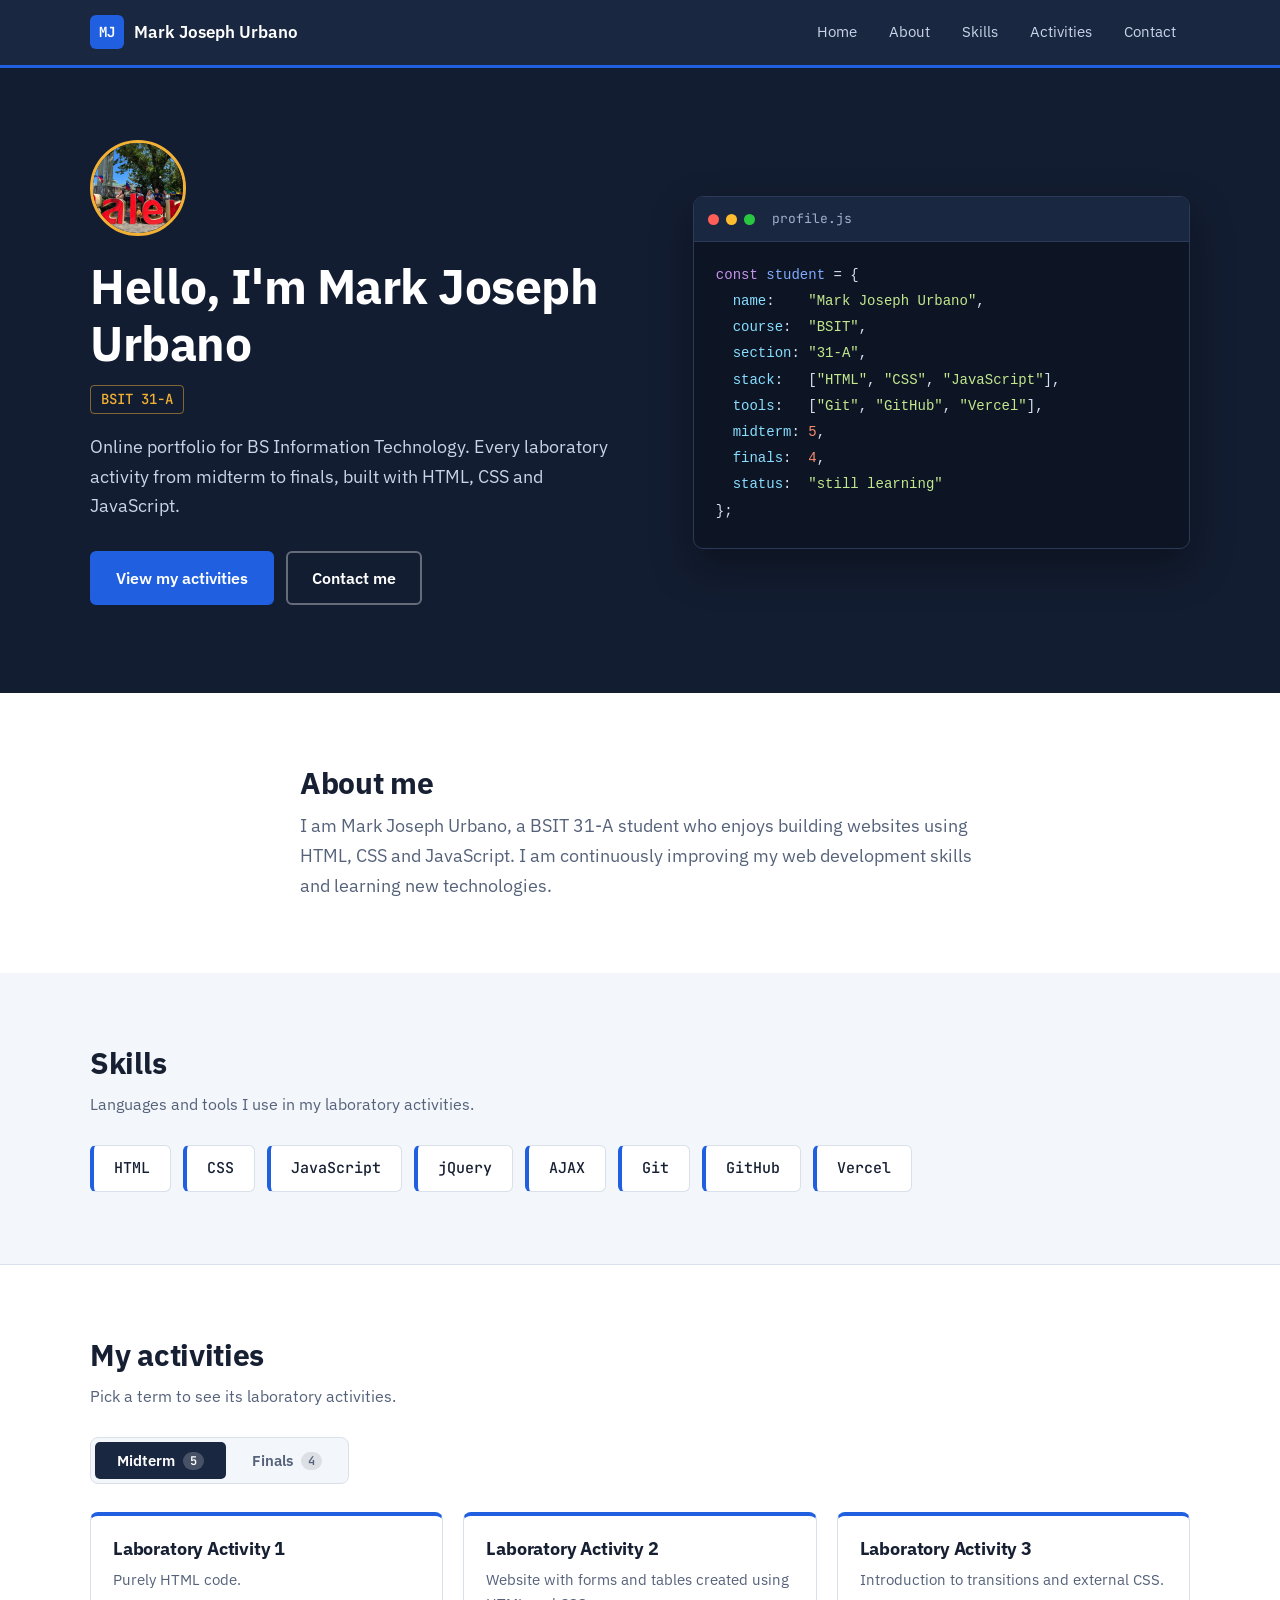
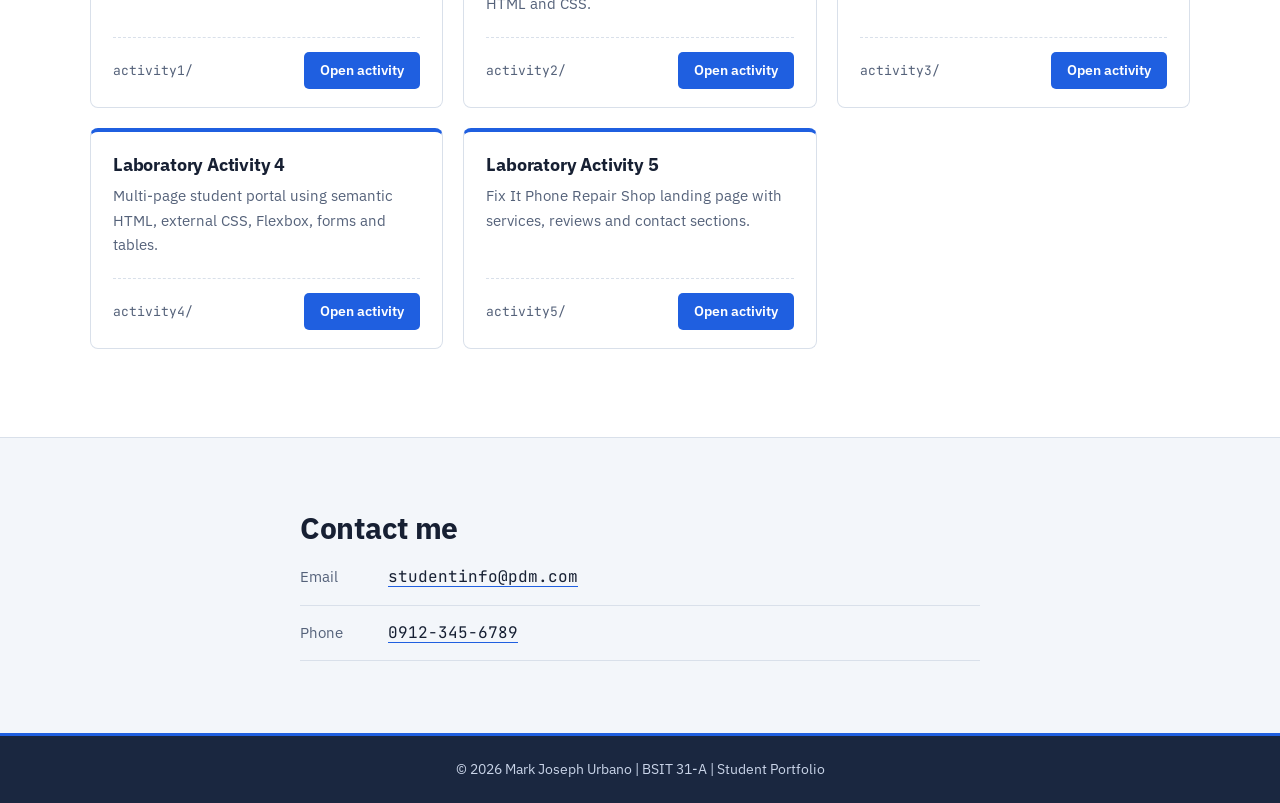
<file: index.html>
<!DOCTYPE html>
<html lang="en">
<head>
    <meta charset="UTF-8">
    <meta name="viewport" content="width=device-width, initial-scale=1.0">
    <title>Mark Joseph Urbano | BSIT Portfolio</title>
    <meta name="description" content="Online portfolio of Mark Joseph Urbano, BSIT 31-A. Midterm and finals laboratory activities in HTML, CSS and JavaScript.">
    <link rel="icon" type="image/png" href="FAM.jpg">
    <link rel="apple-touch-icon" href="apple-touch-icon.png">
    <link rel="preconnect" href="https://fonts.googleapis.com">
    <link rel="preconnect" href="https://fonts.gstatic.com" crossorigin>
    <link href="https://fonts.googleapis.com/css2?family=IBM+Plex+Sans:wght@400;500;600;700&family=JetBrains+Mono:wght@400;500;700&display=swap" rel="stylesheet">
    <link rel="stylesheet" href="style.css">
</head>
<body>

    <!-- Navbar -->
    <header class="navbar">
        <div class="wrap navbar-inner">
            <a href="#home" class="brand"><span class="brand-mark">MJ</span> Mark Joseph Urbano</a>
            <nav aria-label="Main">
                <ul>
                    <li><a href="#home">Home</a></li>
                    <li><a href="#about">About</a></li>
                    <li><a href="#skills">Skills</a></li>
                    <li><a href="#activities">Activities</a></li>
                    <li><a href="#contact">Contact</a></li>
                </ul>
            </nav>
        </div>
    </header>

    <main>

    <!-- Home -->
    <section class="home" id="home">
        <div class="wrap home-grid">

            <div class="home-text">
                <img src="FAM.jpg" alt="Mark Joseph Urbano" class="profile-photo">
                <h1>Hello, I'm Mark Joseph Urbano</h1>
                <p class="student-info">BSIT 31-A</p>
                <p class="lead">Online portfolio for BS Information Technology. Every laboratory activity from midterm to finals, built with HTML, CSS and JavaScript.</p>
                <div class="home-actions">
                    <a href="#activities" class="button">View my activities</a>
                    <a href="#contact" class="button button-ghost">Contact me</a>
                </div>
            </div>

            <div class="editor" role="img" aria-label="Code editor showing a student profile object">
                <div class="editor-bar">
                    <span class="dot dot-r"></span><span class="dot dot-y"></span><span class="dot dot-g"></span>
                    <span class="editor-file">profile.js</span>
                </div>
<pre class="editor-code"><code><span class="k">const</span> <span class="v">student</span> = {
  <span class="p">name</span>:    <span class="s">"Mark Joseph Urbano"</span>,
  <span class="p">course</span>:  <span class="s">"BSIT"</span>,
  <span class="p">section</span>: <span class="s">"31-A"</span>,
  <span class="p">stack</span>:   [<span class="s">"HTML"</span>, <span class="s">"CSS"</span>, <span class="s">"JavaScript"</span>],
  <span class="p">tools</span>:   [<span class="s">"Git"</span>, <span class="s">"GitHub"</span>, <span class="s">"Vercel"</span>],
  <span class="p">midterm</span>: <span class="n">5</span>,
  <span class="p">finals</span>:  <span class="n">4</span>,
  <span class="p">status</span>:  <span class="s">"still learning"</span>
};</code></pre>
            </div>

        </div>
    </section>

    <!-- About -->
    <section class="about" id="about">
        <div class="wrap narrow">
            <h2>About me</h2>
            <p>
                I am Mark Joseph Urbano, a BSIT 31-A student who enjoys building websites
                using HTML, CSS and JavaScript. I am continuously improving my
                web development skills and learning new technologies.
            </p>
        </div>
    </section>

    <!-- Skills -->
    <section class="skills" id="skills">
        <div class="wrap">
            <h2>Skills</h2>
            <p class="section-note">Languages and tools I use in my laboratory activities.</p>
            <ul class="skill-list">
                <li class="skill">HTML</li>
                <li class="skill">CSS</li>
                <li class="skill">JavaScript</li>
                <li class="skill">jQuery</li>
                <li class="skill">AJAX</li>
                <li class="skill">Git</li>
                <li class="skill">GitHub</li>
                <li class="skill">Vercel</li>
            </ul>
        </div>
    </section>

    <!-- Activities -->
    <section class="activities" id="activities">
        <div class="wrap">
            <h2>My activities</h2>
            <p class="section-note">Pick a term to see its laboratory activities.</p>

            <div class="tabs" role="tablist" aria-label="Term">
                <button class="tab-btn active" id="tab-midterm" data-target="midterm" role="tab" aria-selected="true" aria-controls="midterm">Midterm <span class="count">5</span></button>
                <button class="tab-btn" id="tab-finals" data-target="finals" role="tab" aria-selected="false" aria-controls="finals">Finals <span class="count">4</span></button>
            </div>

            <!-- MIDTERM -->
            <div class="term" id="midterm" role="tabpanel" aria-labelledby="tab-midterm">
                <div class="card-grid">

                    <article class="activity-box">
                        <h3>Laboratory Activity 1</h3>
                        <p>Purely HTML code.</p>
                        <div class="card-foot">
                            <code class="path">activity1/</code>
                            <a href="activity1/index.html">Open activity</a>
                        </div>
                    </article>

                    <article class="activity-box">
                        <h3>Laboratory Activity 2</h3>
                        <p>Website with forms and tables created using HTML and CSS.</p>
                        <div class="card-foot">
                            <code class="path">activity2/</code>
                            <a href="activity2/index.html">Open activity</a>
                        </div>
                    </article>

                    <article class="activity-box">
                        <h3>Laboratory Activity 3</h3>
                        <p>Introduction to transitions and external CSS.</p>
                        <div class="card-foot">
                            <code class="path">activity3/</code>
                            <a href="activity3/index.html">Open activity</a>
                        </div>
                    </article>

                    <article class="activity-box">
                        <h3>Laboratory Activity 4</h3>
                        <p>Multi-page student portal using semantic HTML, external CSS, Flexbox, forms and tables.</p>
                        <div class="card-foot">
                            <code class="path">activity4/</code>
                            <a href="activity4/index.html">Open activity</a>
                        </div>
                    </article>

                    <article class="activity-box">
                        <h3>Laboratory Activity 5</h3>
                        <p>Fix It Phone Repair Shop landing page with services, reviews and contact sections.</p>
                        <div class="card-foot">
                            <code class="path">activity5/</code>
                            <a href="activity5/index.html">Open activity</a>
                        </div>
                    </article>

                </div>
            </div>

            <!-- FINALS -->
            <div class="term" id="finals" role="tabpanel" aria-labelledby="tab-finals" hidden>
                <div class="card-grid">

                    <article class="activity-box">
                        <h3>Finals Activity 1</h3>
                        <p>JavaScript DOM events: click, double click, mouseover, mouse down/up, focus, blur and change.</p>
                        <div class="card-foot">
                            <code class="path">finals/activity1/</code>
                            <a href="finals/activity1/index.html">Open activity</a>
                        </div>
                    </article>

                    <article class="activity-box">
                        <h3>Finals Activity 2</h3>
                        <p>Asynchronous JavaScript: setTimeout, callbacks, Promises, chaining and Promise.all.</p>
                        <div class="card-foot">
                            <code class="path">finals/activity2/</code>
                            <a href="finals/activity2/index.html">Open activity</a>
                        </div>
                    </article>

                    <article class="activity-box">
                        <h3>Finals Activity 3</h3>
                        <p>jQuery selectors, events, effects and DOM manipulation.</p>
                        <div class="card-foot">
                            <code class="path">finals/activity3/</code>
                            <span class="links">
                                <a href="finals/activity3/index.html">Open activity</a>
                                <a href="finals/activity3b/index.html" class="secondary">Part 2</a>
                            </span>
                        </div>
                    </article>

                    <article class="activity-box">
                        <h3>Finals Activity 4</h3>
                        <p>AJAX using XMLHttpRequest to load student information from a text file.</p>
                        <div class="card-foot">
                            <code class="path">finals/activity4/</code>
                            <a href="finals/activity4/index.html">Open activity</a>
                        </div>
                    </article>

                </div>
            </div>

        </div>
    </section>

    <!-- Contact -->
    <section class="contact" id="contact">
        <div class="wrap narrow">
            <h2>Contact me</h2>
            <dl class="contact-list">
                <div><dt>Email</dt><dd><a href="mailto:studentinfo@pdm.com">studentinfo@pdm.com</a></dd></div>
                <div><dt>Phone</dt><dd><a href="tel:09123456789">0912-345-6789</a></dd></div>
            </dl>
        </div>
    </section>

    </main>

    <!-- Footer -->
    <footer class="footer">
        <p>© 2026 Mark Joseph Urbano | BSIT 31-A | Student Portfolio</p>
    </footer>

    <script>
        (function () {
            var btns = document.querySelectorAll('.tab-btn');
            function show(name) {
                if (name !== 'finals') name = 'midterm';
                document.querySelectorAll('.term').forEach(function (t) { t.hidden = (t.id !== name); });
                btns.forEach(function (b) {
                    var on = b.dataset.target === name;
                    b.classList.toggle('active', on);
                    b.setAttribute('aria-selected', on ? 'true' : 'false');
                });
            }
            btns.forEach(function (b) {
                b.addEventListener('click', function () {
                    show(b.dataset.target);
                    history.replaceState(null, '', '#' + b.dataset.target);
                });
            });
            var h = location.hash.replace('#', '');
            if (h === 'finals' || h === 'midterm') {
                show(h);
                document.getElementById('activities').scrollIntoView();
            }
        })();
    </script>

</body>
</html>
</file>
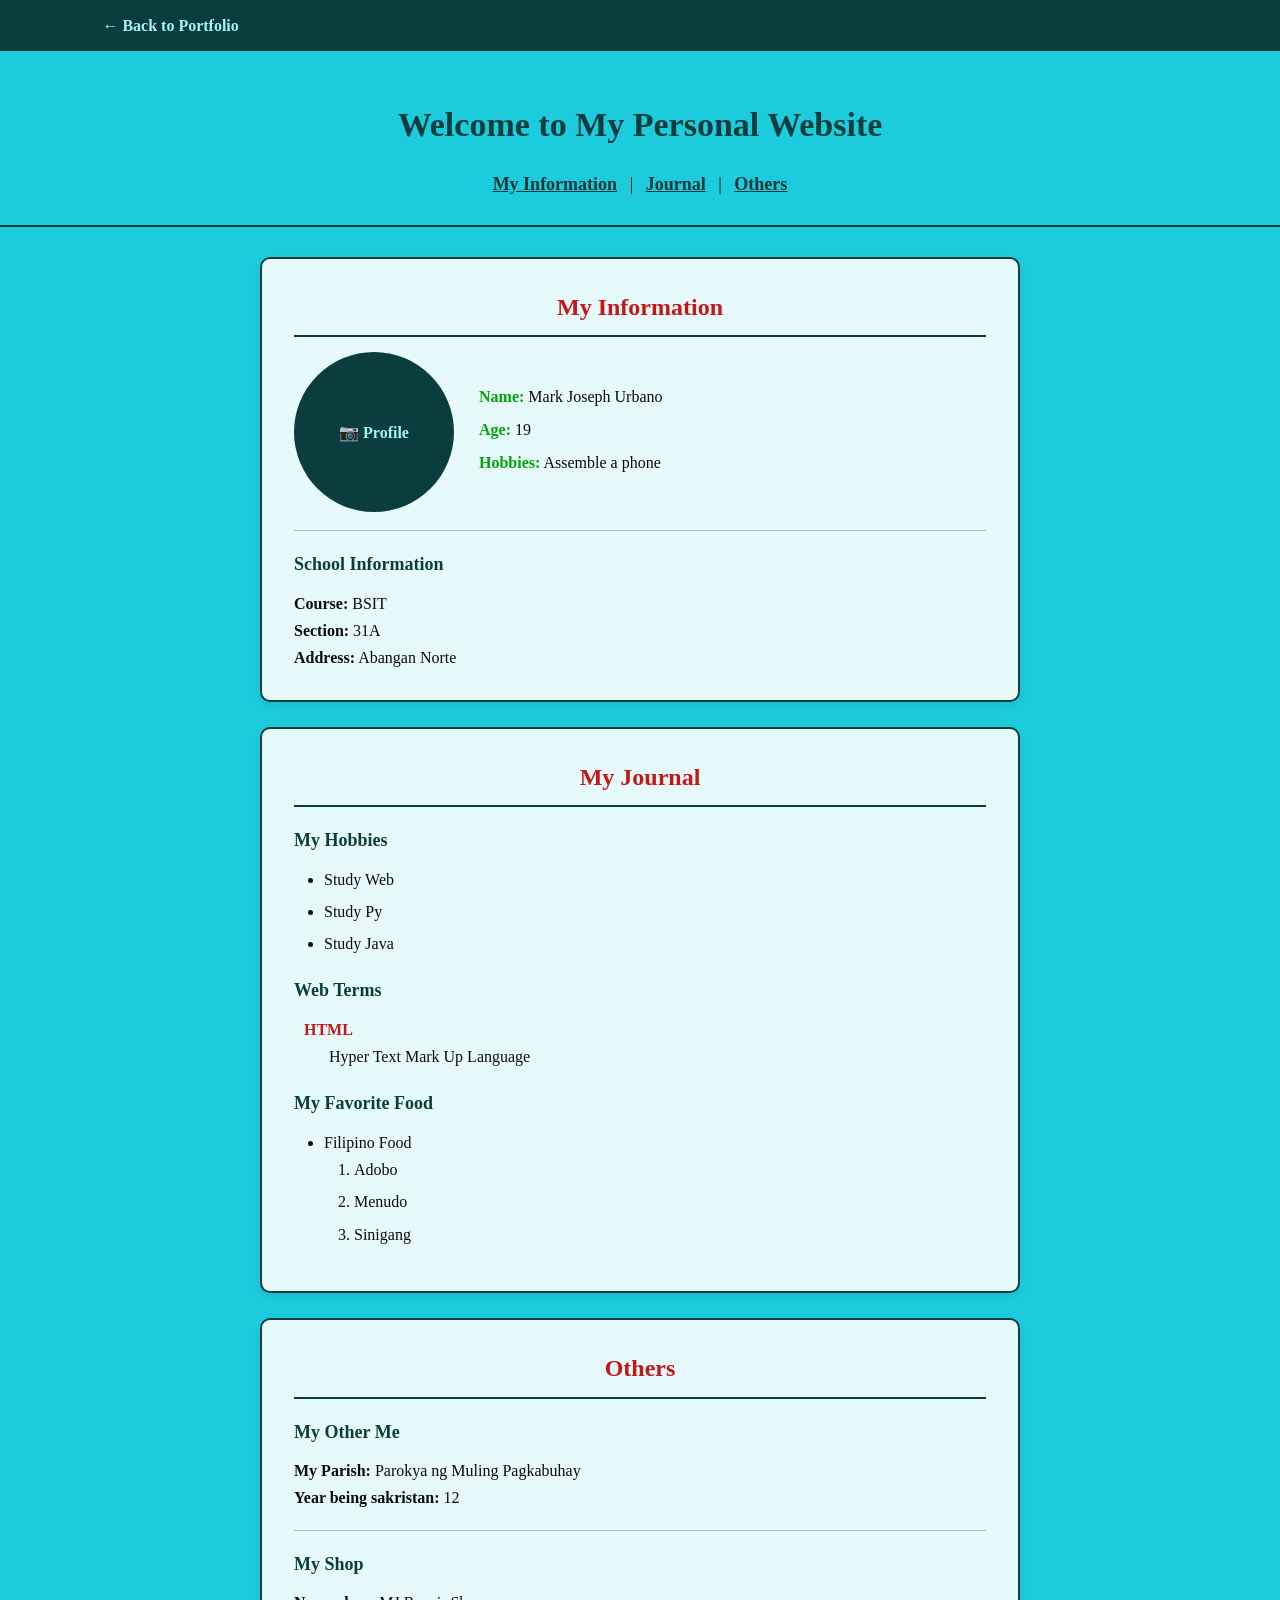
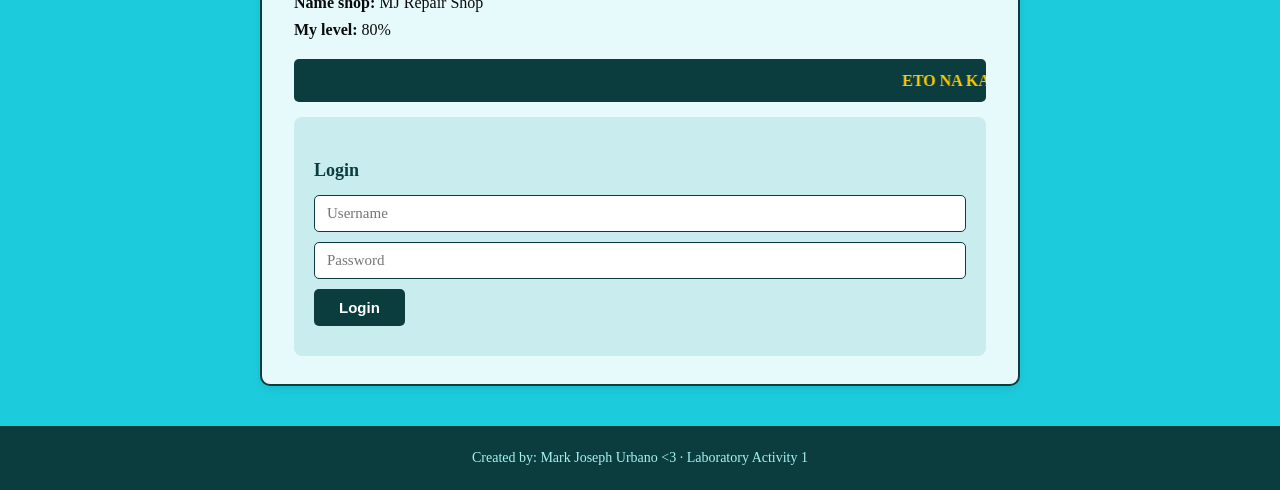
<file: activity1/index.html>
<!DOCTYPE html>
<html lang="en">
<head>
    <meta charset="UTF-8">
    <meta name="viewport" content="width=device-width, initial-scale=1.0">
    <title>Laboratory Activity 1 - Personal Website</title>
    <link rel="stylesheet" href="style.css">
</head>
<body>

    <div class="topbar">
        <a href="../index.html#midterm" class="back">← Back to Portfolio</a>
    </div>

    <div class="header">
        <h1>Welcome to My Personal Website</h1>
        <nav class="menu">
            <a href="#info">My Information</a> |
            <a href="#journal">Journal</a> |
            <a href="#others">Others</a>
        </nav>
    </div>

    <div class="container">

        <!-- MY INFORMATION -->
        <section id="info" class="card">
            <h2>My Information</h2>

            <div class="profile-row">
                <div class="photo">
                    <span>📷 Profile</span>
                </div>
                <div class="details">
                    <p><b>Name:</b> Mark Joseph Urbano</p>
                    <p><b>Age:</b> 19</p>
                    <p><b>Hobbies:</b> Assemble a phone</p>
                </div>
            </div>

            <hr>

            <h3>School Information</h3>
            <p><b>Course:</b> BSIT</p>
            <p><b>Section:</b> 31A</p>
            <p><b>Address:</b> Abangan Norte</p>
        </section>

        <!-- JOURNAL -->
        <section id="journal" class="card">
            <h2>My Journal</h2>

            <h3>My Hobbies</h3>
            <ul>
                <li>Study Web</li>
                <li>Study Py</li>
                <li>Study Java</li>
            </ul>

            <h3>Web Terms</h3>
            <dl>
                <dt>HTML</dt>
                <dd>Hyper Text Mark Up Language</dd>
            </dl>

            <h3>My Favorite Food</h3>
            <ul>
                <li>Filipino Food
                    <ol>
                        <li>Adobo</li>
                        <li>Menudo</li>
                        <li>Sinigang</li>
                    </ol>
                </li>
            </ul>
        </section>

        <!-- OTHERS -->
        <section id="others" class="card">
            <h2>Others</h2>

            <h3>My Other Me</h3>
            <p><b>My Parish:</b> Parokya ng Muling Pagkabuhay</p>
            <p><b>Year being sakristan:</b> 12</p>

            <hr>

            <h3>My Shop</h3>
            <p><b>Name shop:</b> MJ Repair Shop</p>
            <p><b>My level:</b> 80%</p>

            <marquee class="marquee-text">ETO NA KAYA KO SIR</marquee>

            <div class="login-box">
                <h3>Login</h3>
                <input type="text" id="user" placeholder="Username">
                <input type="password" id="pass" placeholder="Password">
                <button onclick="login()">Login</button>
                <p id="msg"></p>
            </div>
        </section>

    </div>

    <footer>
        <p>Created by: Mark Joseph Urbano &lt;3 · Laboratory Activity 1</p>
    </footer>

    <script>
        function login() {
            const u = document.getElementById("user").value;
            const p = document.getElementById("pass").value;
            if (u === "mj" && p === "mj") {
                document.getElementById("msg").textContent = "✅ Login successful!";
                document.getElementById("msg").style.color = "green";
            } else {
                document.getElementById("msg").textContent = "❌ Mali ang password";
                document.getElementById("msg").style.color = "red";
            }
        }
    </script>

</body>
</html>
</file>
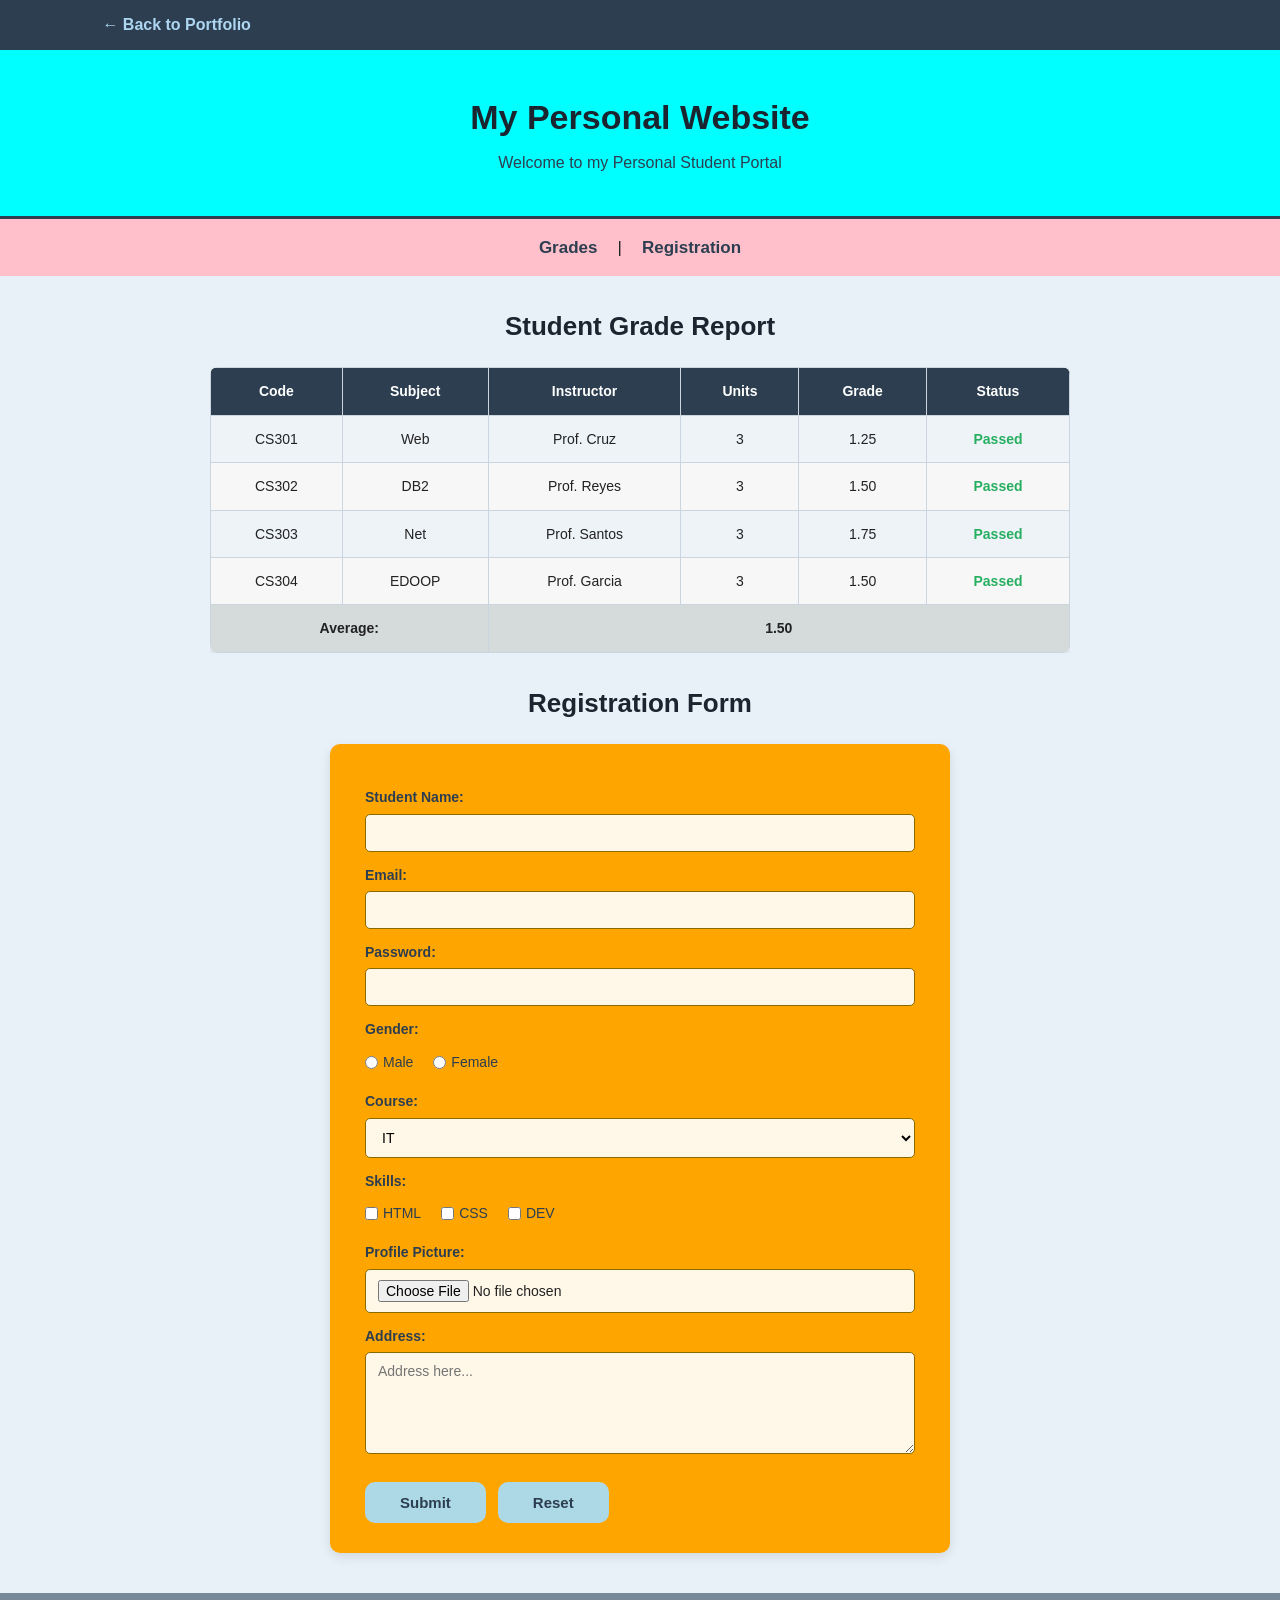
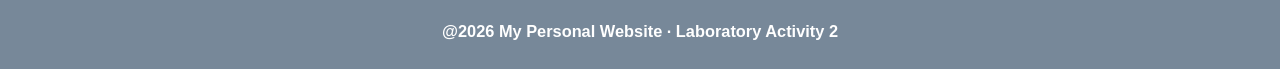
<file: activity2/index.html>
<!DOCTYPE html>
<html lang="en">
<head>
    <meta charset="UTF-8">
    <meta name="viewport" content="width=device-width, initial-scale=1.0">
    <title>Laboratory Activity 2 - Grades &amp; Registration</title>
    <link rel="stylesheet" href="style.css">
</head>
<body>

    <div class="topbar">
        <a href="../index.html#midterm" class="back">← Back to Portfolio</a>
    </div>

    <div class="header">
        <h1>My Personal Website</h1>
        <p>Welcome to my Personal Student Portal</p>
    </div>

    <div class="Pages">
        <a href="#grades">Grades</a> |
        <a href="#registration">Registration</a>
    </div>

    <!-- GRADES -->
    <section id="grades" class="section-block">
        <h2>Student Grade Report</h2>

        <div class="table-wrap">
            <table>
                <tr>
                    <th>Code</th>
                    <th>Subject</th>
                    <th>Instructor</th>
                    <th>Units</th>
                    <th>Grade</th>
                    <th>Status</th>
                </tr>
                <tr>
                    <td>CS301</td>
                    <td>Web</td>
                    <td>Prof. Cruz</td>
                    <td>3</td>
                    <td>1.25</td>
                    <td class="passed">Passed</td>
                </tr>
                <tr>
                    <td>CS302</td>
                    <td>DB2</td>
                    <td>Prof. Reyes</td>
                    <td>3</td>
                    <td>1.50</td>
                    <td class="passed">Passed</td>
                </tr>
                <tr>
                    <td>CS303</td>
                    <td>Net</td>
                    <td>Prof. Santos</td>
                    <td>3</td>
                    <td>1.75</td>
                    <td class="passed">Passed</td>
                </tr>
                <tr>
                    <td>CS304</td>
                    <td>EDOOP</td>
                    <td>Prof. Garcia</td>
                    <td>3</td>
                    <td>1.50</td>
                    <td class="passed">Passed</td>
                </tr>
                <tr class="average-row">
                    <td colspan="2">Average:</td>
                    <td colspan="4">1.50</td>
                </tr>
            </table>
        </div>
    </section>

    <!-- REGISTRATION -->
    <section id="registration" class="section-block">
        <h2>Registration Form</h2>

        <form class="Form">
            <label>Student Name:</label>
            <input type="text" name="student_name">

            <label>Email:</label>
            <input type="text" name="email_name">

            <label>Password:</label>
            <input type="password" name="password">

            <label>Gender:</label>
            <div class="radio-row">
                <label><input type="radio" name="gender" value="Male"> Male</label>
                <label><input type="radio" name="gender" value="Female"> Female</label>
            </div>

            <label>Course:</label>
            <select name="dropdown">
                <option value="IT">IT</option>
                <option value="CS">CS</option>
                <option value="OA">OA</option>
                <option value="EDU">EDU</option>
            </select>

            <label>Skills:</label>
            <div class="check-row">
                <label><input type="checkbox"> HTML</label>
                <label><input type="checkbox"> CSS</label>
                <label><input type="checkbox"> DEV</label>
            </div>

            <label>Profile Picture:</label>
            <input type="file" accept="image/*">

            <label>Address:</label>
            <textarea rows="5" placeholder="Address here..."></textarea>

            <div class="btn-row">
                <input type="submit" value="Submit" class="sub">
                <input type="reset" value="Reset" class="sub">
            </div>
        </form>
    </section>

    <footer class="foot">
        <h3>@2026 My Personal Website · Laboratory Activity 2</h3>
    </footer>

</body>
</html>
</file>
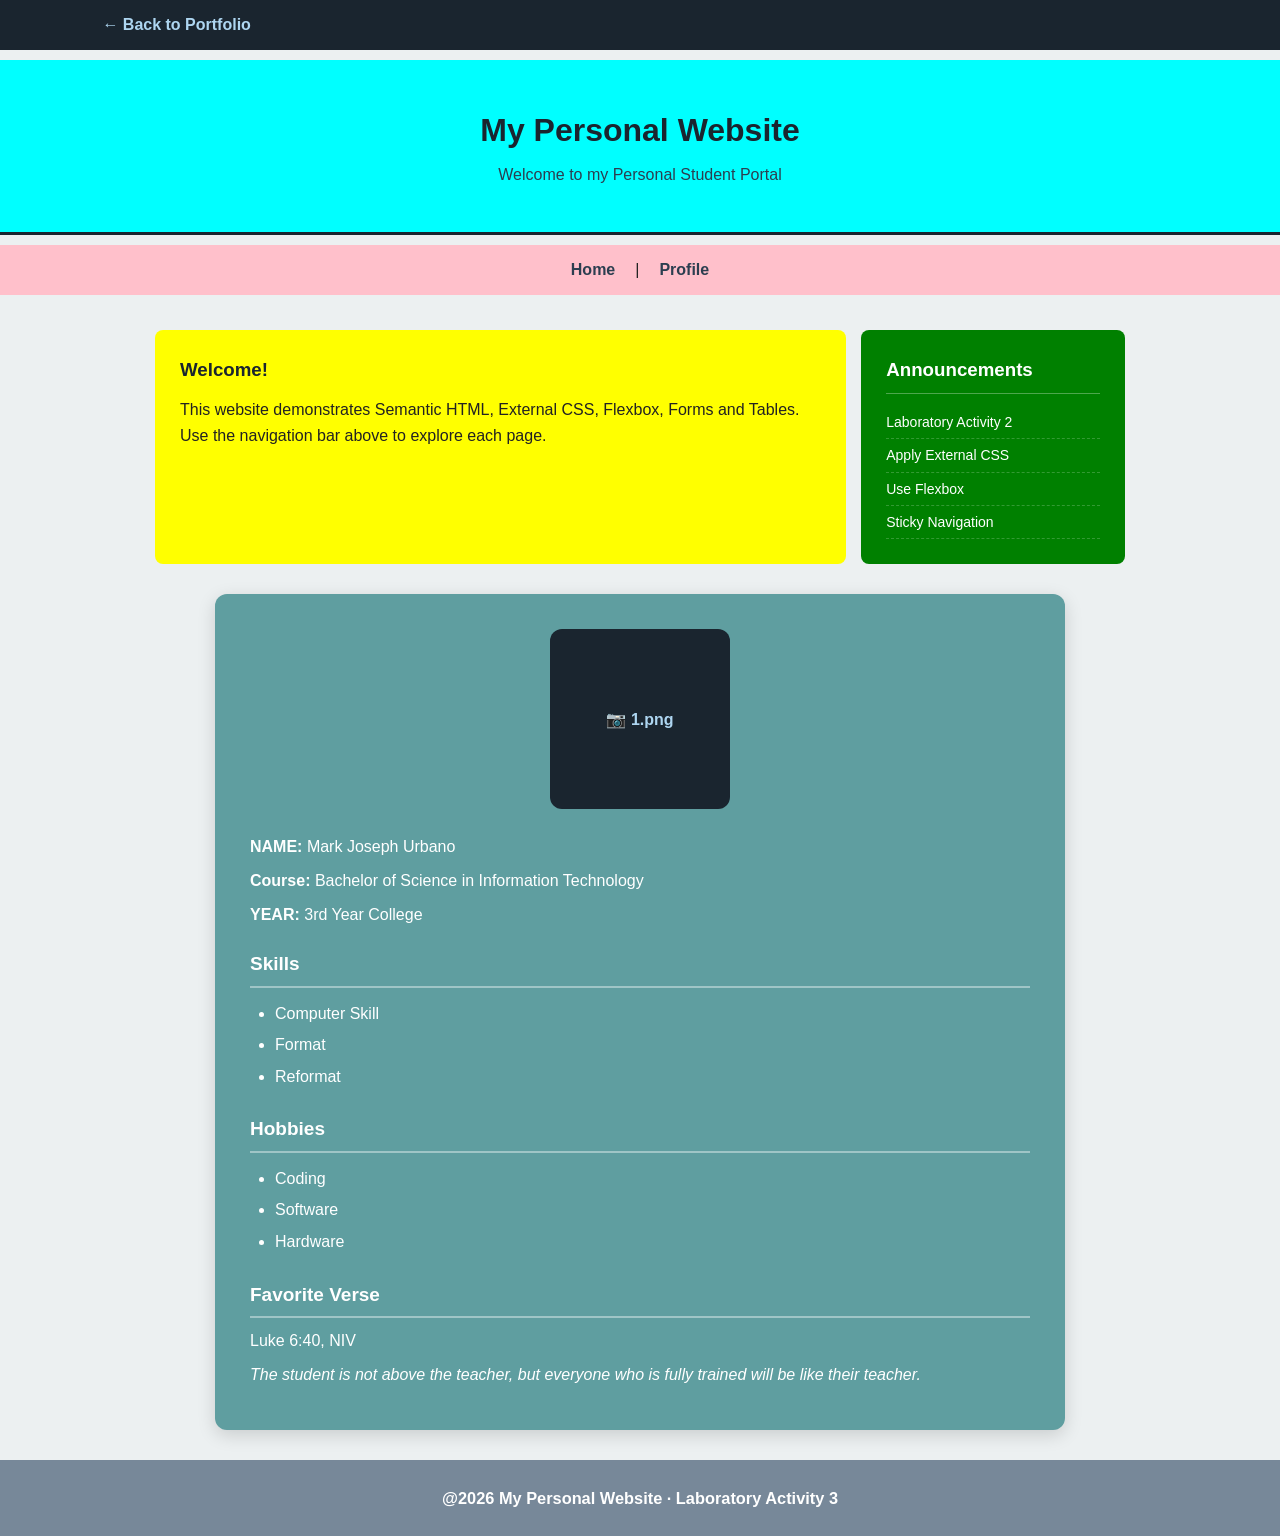
<file: activity3/index.html>
<!DOCTYPE html>
<html lang="en">
<head>
    <meta charset="UTF-8">
    <meta name="viewport" content="width=device-width, initial-scale=1.0">
    <title>Laboratory Activity 3 - Home &amp; Profile</title>
    <link rel="stylesheet" href="style.css">
</head>
<body>

    <div class="topbar">
        <a href="../index.html#midterm" class="back">← Back to Portfolio</a>
    </div>

    <div class="header">
        <h1>My Personal Website</h1>
        <p>Welcome to my Personal Student Portal</p>
    </div>

    <div class="Pages">
        <a href="#home">Home</a> |
        <a href="#profile">Profile</a>
    </div>

    <!-- HOME -->
    <section id="home" class="main">
        <section id="sec">
            <h1>Welcome!</h1>
            <p>This website demonstrates Semantic HTML, External CSS, Flexbox, Forms and Tables.</p>
            <p>Use the navigation bar above to explore each page.</p>
        </section>

        <aside id="asi">
            <h3>Announcements</h3>
            <ul>
                <li>Laboratory Activity 2</li>
                <li>Apply External CSS</li>
                <li>Use Flexbox</li>
                <li>Sticky Navigation</li>
            </ul>
        </aside>
    </section>

    <!-- PROFILE -->
    <section id="profile" class="All">

        <!--
            PAPALITAN NG PICTURE:
            Palitan ang div sa ibaba ng:
            <img src="/activity3/photo.jpg" alt="Mark Joseph Urbano" class="profile-photo-img">
            (i-upload ang photo.jpg sa loob ng activity3 folder)
        -->
        <div class="profile-photo">
            <span>📷 1.png</span>
        </div>

        <div class="profile-info">
            <p><b>NAME:</b> Mark Joseph Urbano</p>
            <p><b>Course:</b> Bachelor of Science in Information Technology</p>
            <p><b>YEAR:</b> 3rd Year College</p>

            <h3>Skills</h3>
            <ul>
                <li>Computer Skill</li>
                <li>Format</li>
                <li>Reformat</li>
            </ul>

            <h3>Hobbies</h3>
            <ul>
                <li>Coding</li>
                <li>Software</li>
                <li>Hardware</li>
            </ul>

            <h3>Favorite Verse</h3>
            <p>Luke 6:40, NIV</p>
            <p><i>The student is not above the teacher, but everyone who is fully trained will be like their teacher.</i></p>
        </div>
    </section>

    <footer class="foot">
        <h3>@2026 My Personal Website · Laboratory Activity 3</h3>
    </footer>

</body>
</html>
</file>
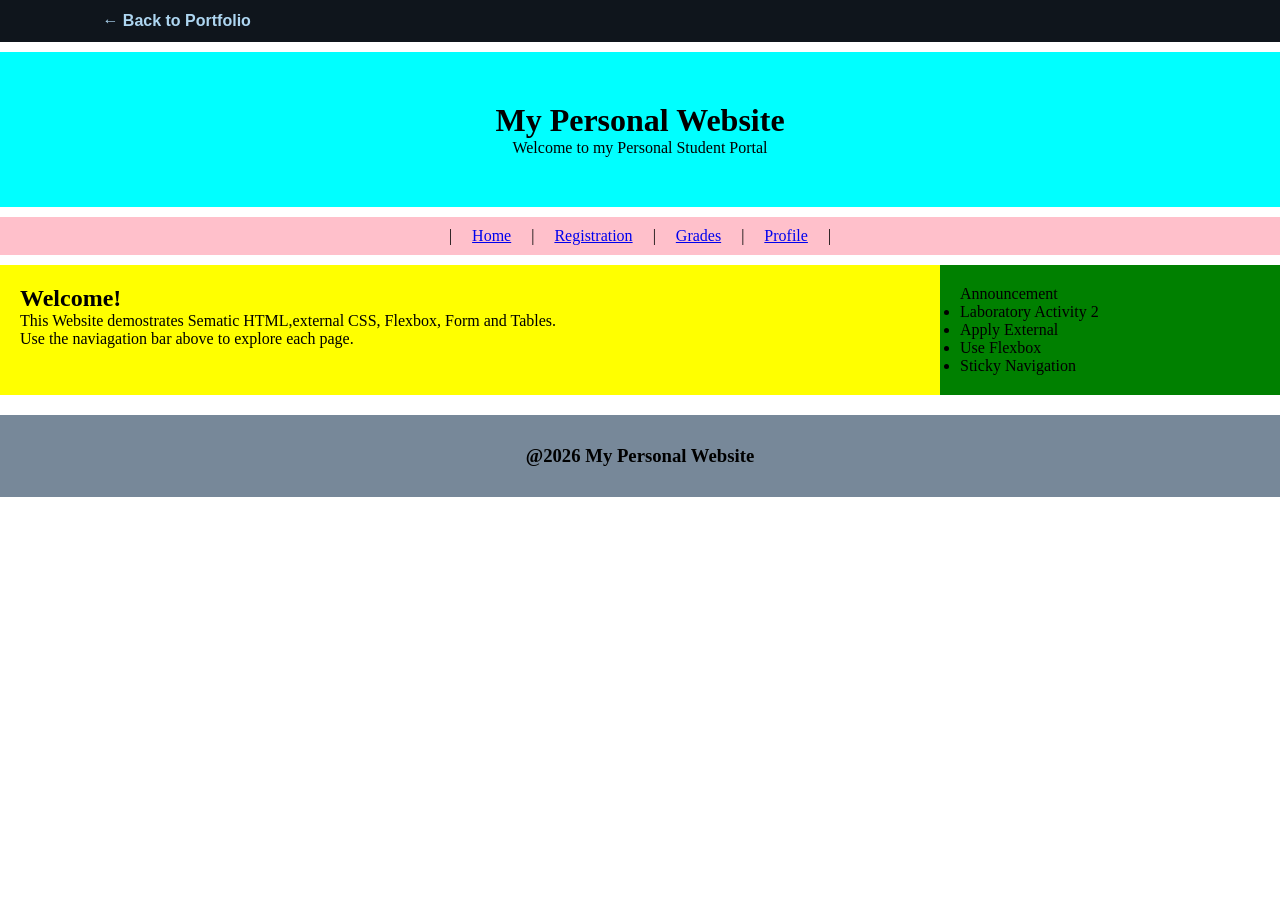
<file: activity4/index.html>
<!DOCTYPE html>
<html lang="en">
<head>
    <meta charset="UTF-8">
    <meta name="viewport" content="width=device-width, initial-scale=1.0">
    <title>Laboratory Activity 4 - Home</title>
    <link rel="stylesheet" href="Extension.css">
</head>
<body>
    <div style="background:#0f151c;padding:12px 8%;text-align:left;font-family:Arial,sans-serif"><a href="../index.html#midterm" style="color:#aed6f1;text-decoration:none;font-weight:bold">← Back to Portfolio</a></div>
    <div class="header"> 
        <h1>My Personal Website</h1>
        <p>Welcome to my Personal Student Portal</p>
    </div>

    <div class="Pages">|
        <a href="Home.html">Home</a>|
        <a href="Registration.html">Registration</a>|
        <a href="Grades.html">Grades</a>|
        <a href="Profile.html">Profile</a>|
    </div>

    <div class="main">
        <section id="sec">  
        <h1>Welcome!</h1>
        <p>This Website demostrates Sematic HTML,external CSS, Flexbox, Form and Tables.</p>
        <p>Use the naviagation bar above to explore each page.</p>

        </section>

        <aside id="asi">
              <ul>
            Announcement
            <li> Laboratory Activity 2</li>
            <li> Apply External</li>
            <li> Use Flexbox</li>
            <li> Sticky Navigation</li>
        </ul>
        </aside>
      
    </div>

    <div>
        <footer class="foot">
            <h3>@2026 My Personal Website</h3>
        </footer>
    </div>
    
</body>
</html>
</file>
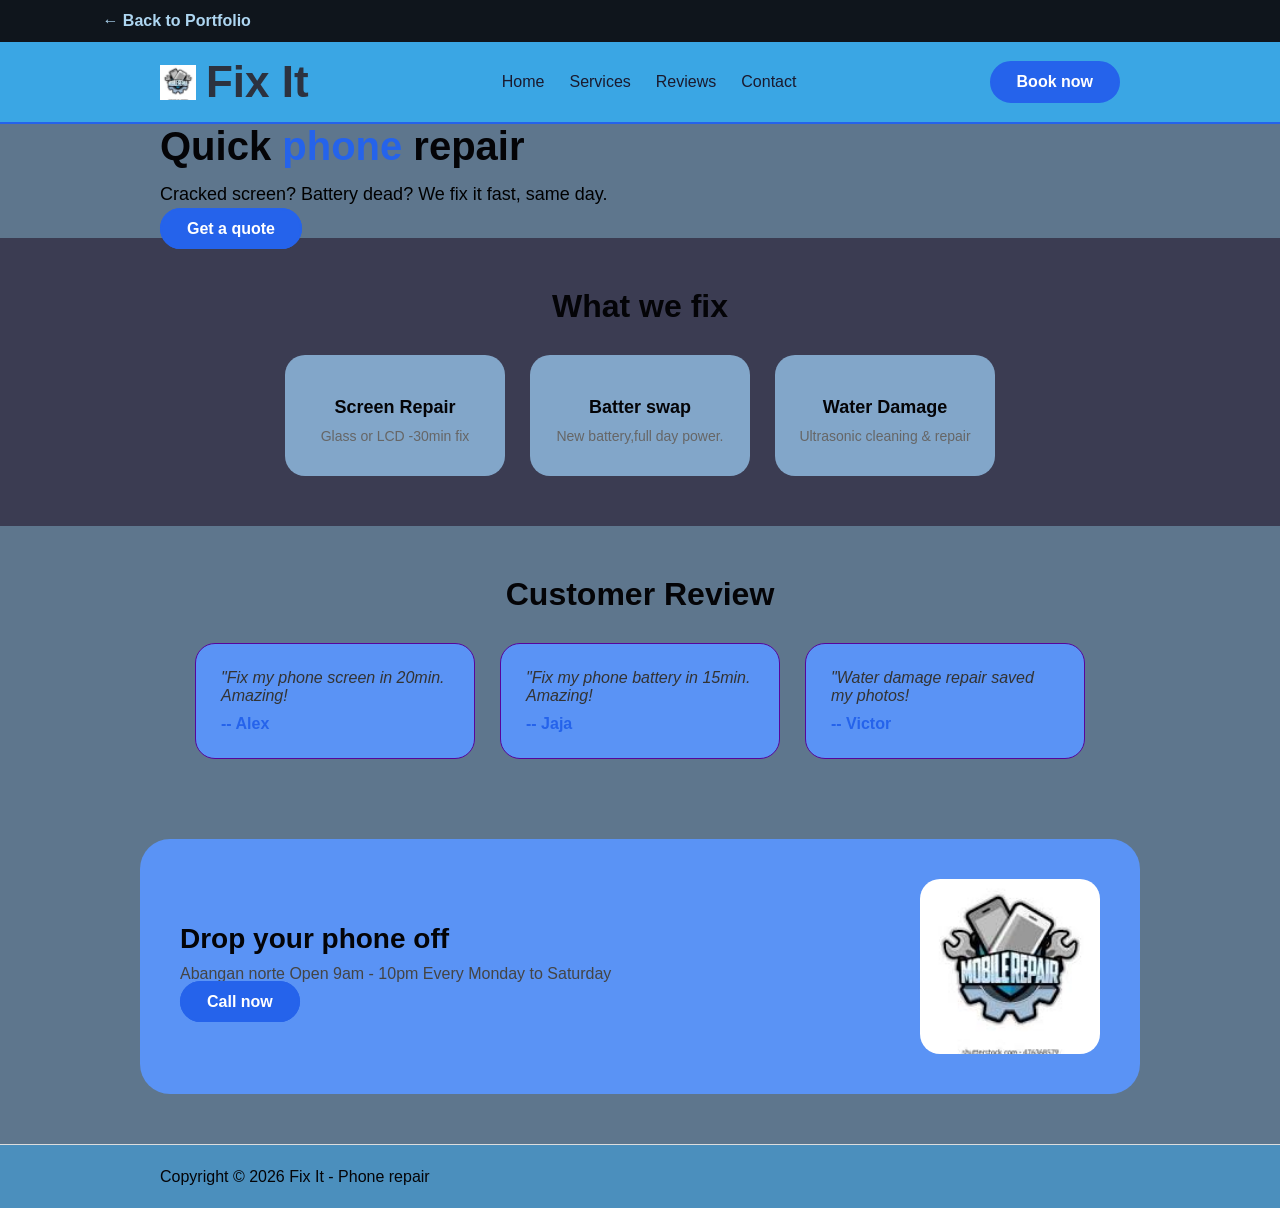
<file: activity5/index.html>
<!DOCTYPE html>
<html lang="en">
<head>
    <meta charset="UTF-8">
    <meta name="viewport" content="width=device-width, initial-scale=1.0">
    <title>Laboratory Activity 5 - Fix It Repair Shop</title>
    <link rel="stylesheet" href="style.css">
</head>
<body>
    <div class="topbar">
        <a href="../index.html#midterm" class="back">← Back to Portfolio</a>
    </div>
    <header>
        <div class="container nav-row">
        <div class="logo">
        <img src="logo.jpg" alt="Fix It logo">
        <span>Fix It</span>
        </div>
        <nav>
            <ul>
                <li><a href="#home">Home</a></li>
                <li><a href="#services">Services</a></li>
                <li><a href="#reviews">Reviews</a></li>
                <li><a href="#contact">Contact</a></li>
            </ul>
        </nav>
        <a href="#" class="btn">Book now</a>
        </div>
    </header>

     <main>
        <section id="home" class="hero">
            <div class="container hero-flex">
                <div class="hero-text">
                    <h1>Quick <span class="highlight">phone</span> repair</h1>
                    <p>Cracked screen? Battery dead? We fix it fast, same day.</p>
                    <a href="#" class="btn">Get a quote</a>
                </div>
            </div>
        </section>

        <section id="services" class="services">
            <div class="container">
                 <h2>What we fix</h2>
                <div class="service-grid">
                    <div class="service-card">
                         <i class="fas fa-mobile-alt"></i>
                         <h3>Screen Repair</h3>
                         <p>Glass or LCD -30min fix</p>
                    </div>

                    <div class="service-card">
                        <i></i>
                        <h3>Batter swap</h3>
                        <p>New battery,full day power.</p>
                    </div>
                    <div class="service-card">
                        <i></i>
                        <h3>Water Damage</h3>
                        <p>Ultrasonic cleaning & repair</p>
                    </div>
                </div>
            </div>
        </section>

        <section id="reviews" class="reviews">
            <div class="container">
                 <h2>Customer Review</h2>
                <div class="review-flex">
                    <div class="review-card">
                         <p>"Fix my phone screen in 20min. Amazing!</p>
                         <span>-- Alex</span>
                    </div>

                    <div class="review-card">
                        <p>"Fix my phone battery in 15min. Amazing!</p>
                         <span>-- Jaja</span>
                    </div>
                    <div class="review-card">
                        <p>"Water damage repair saved my photos!</p>
                         <span>-- Victor</span>
                    </div>
                </div>
            </div>
        </section>

        <section id="contact" class="contact">
            <div class="container contact-box">
                <div>
                    <h2>Drop your phone off</h2>
                    <p>Abangan norte Open 9am - 10pm Every Monday to Saturday</p>
                    <a href="#" class="btn">Call now</a>
                </div>
                <img src="logo.jpg" alt="shop">
            </div>
        </section>

        <footer>
            <div class="container footer-row">
                <p>Copyright &copy; 2026 Fix It - Phone repair</p>
                <div>
                    <a href="#"><i class="fab fa-twitter"></i></a>
                    <a href="#"><i class="fab fa-instagram"></i></a>
                </div>
            </div>
        </footer>
     </main>        
</body>
</html>
</file>
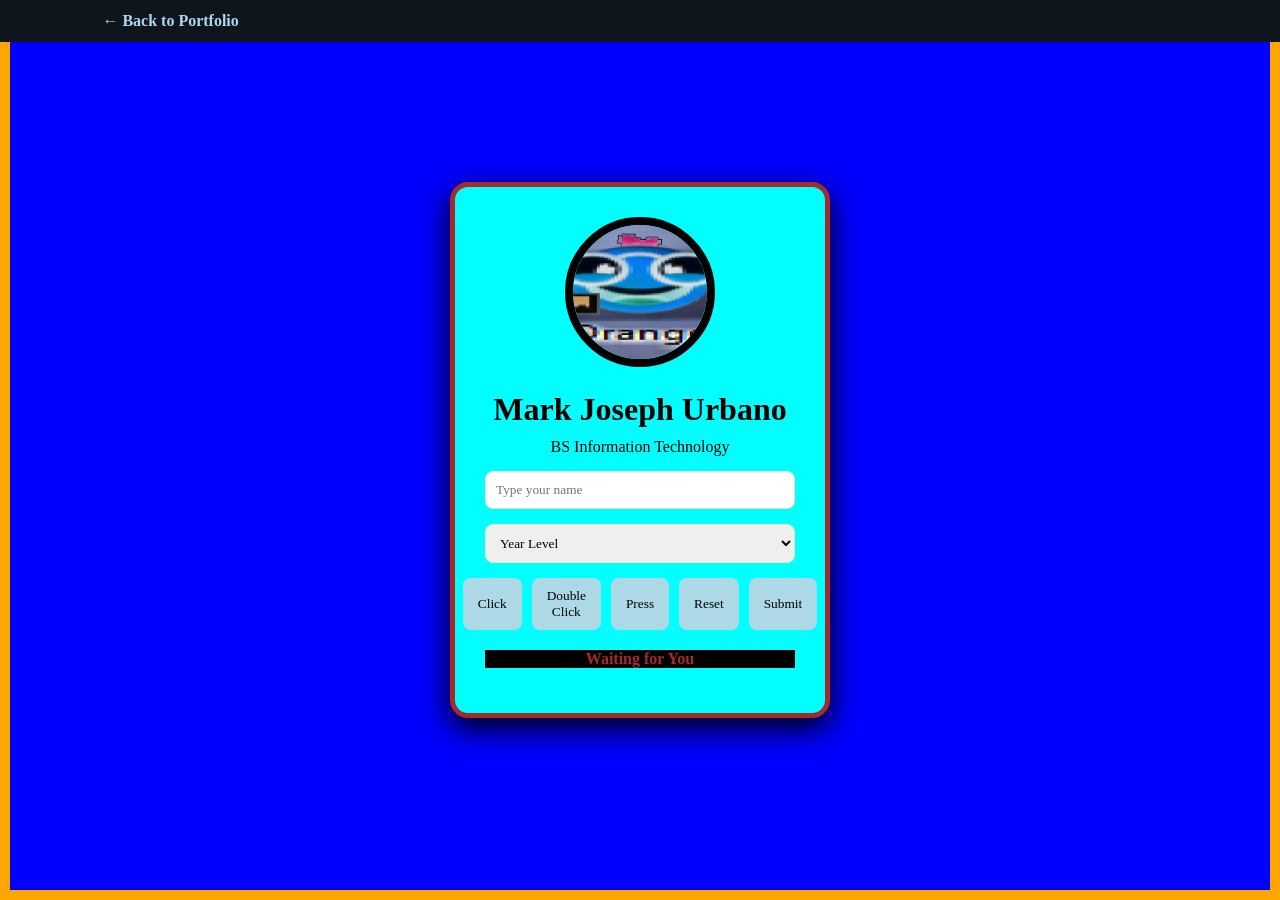
<file: finals/activity1/index.html>
<!DOCTYPE html>
<html lang="en">
<head>
    <meta charset="UTF-8">
    <meta name="viewport" content="width=device-width, initial-scale=1.0">
    <title>HELLO SIR</title>
    <link rel="stylesheet" href="style.css">
</head>
<body>
<div style="position:fixed;top:0;left:0;right:0;z-index:99;background:#0f151c;padding:12px 8%;text-align:left;font-family:Arial,sans-serif"><a href="../../index.html#finals" style="color:#aed6f1;text-decoration:none;font-weight:bold">← Back to Portfolio</a></div>

<div class="BOX">

    <img id="Image" src="Or.png" alt="Or">

    <h1 id="Name">
        Mark Joseph Urbano
    </h1>

    <p id="course"> BS Information Technology </p>

    <input type="text" id="nameInput" placeholder="Type your name">

    <select id="YearLevel">
        <option value="">Year Level</option>
        <option>1st Year</option>
        <option>2nd Year</option>
        <option>3rd Year</option>
        <option>4th Year</option>
    </select>

<div class="buttons"> 
    <button id="clickBTN">Click</button>
    <button id="ClickBTN">Double Click</button>
    <button id="pressBtn">Press</button>
    <button id="resetBtn">Reset</button>
    <button id="submitBtn">Submit</button>
</div>
    <p id="status">
        Waiting for You
    </p>
</div>
<script src="script.js"></script>
</body>
</html>
</file>
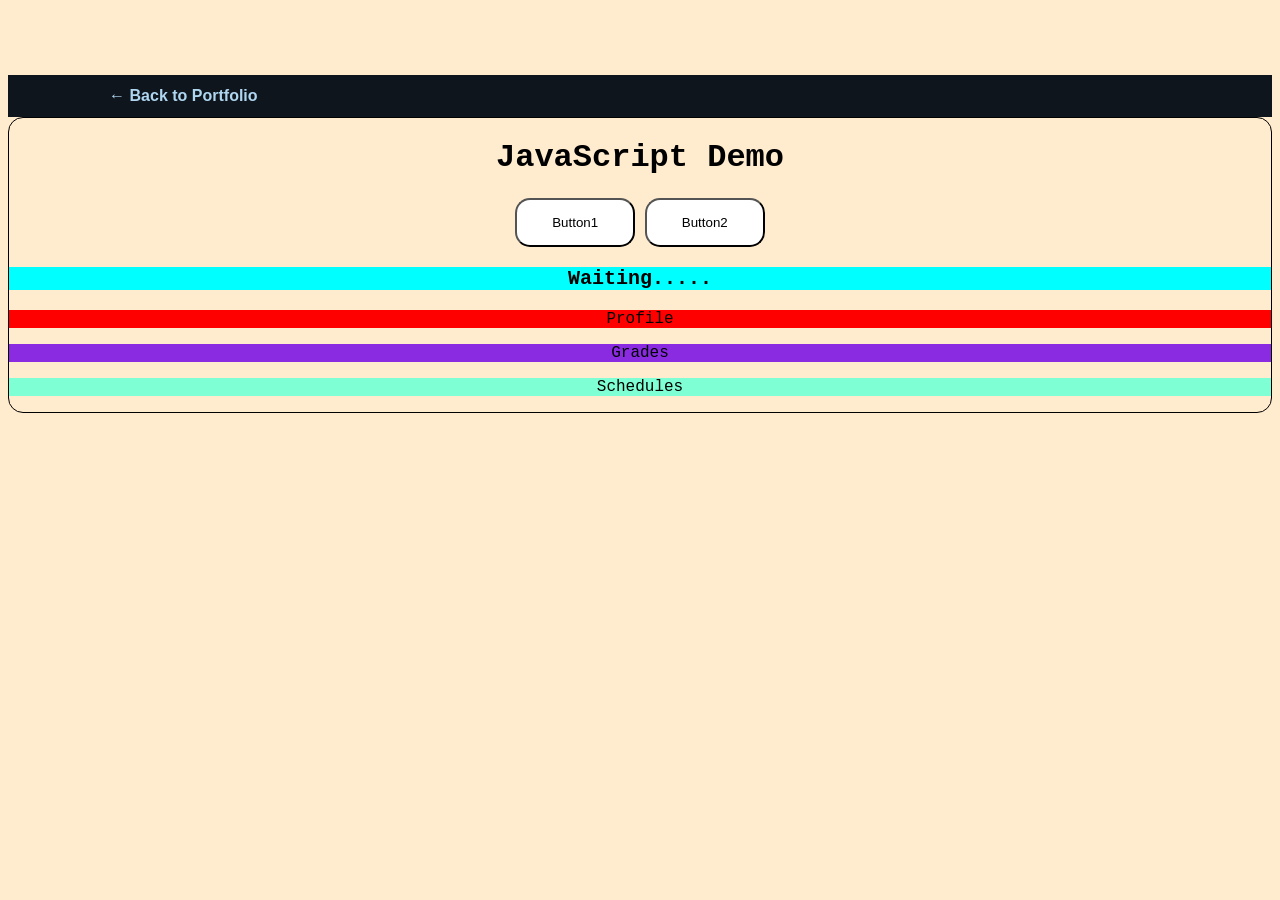
<file: finals/activity2/index.html>
<!DOCTYPE html>
<html lang="en">
<head>
    <meta charset="UTF-8">
    <meta name="viewport" content="width=device-width, initial-scale=1.0">
    
    <title>Function</title>
</head>

    <style>
        body{
            text-align: center;
            margin-top: 75px;
            font-family: 'Courier New', Courier, monospace;
            background-color: blanchedalmond;
            border: 10px;
        }

        button{
            background-color: white;
            color: black;
            padding: 15px 35px;
            border-radius: 15px;
        }

        #message{
            font-weight: bold;
            font-size: 20px;
            background-color: aqua;
            color: black;
        }

        #profile{
            background-color: red;
        }

        #grades{
            background-color: blueviolet;
        }

        #schedules{
            background-color: aquamarine;
            color: black;
        }
        .card{
            border: 1px solid black;
            border-radius: 15px;
        }
    </style>

<body>
<div style="background:#0f151c;padding:12px 8%;text-align:left;font-family:Arial,sans-serif"><a href="../../index.html#finals" style="color:#aed6f1;text-decoration:none;font-weight:bold">← Back to Portfolio</a></div>

    <div class="card">
        <h1>JavaScript Demo</h1>

        <button id="loadBtn">
        Button1
        </button>

        <button id="loadBtn1">
        Button2
        </button>

    

        <p id="message">Waiting.....</p>

        <p id="profile">Profile</p>
        <p id="grades">Grades</p>
        <p id="schedules">Schedules</p>

    </div>
    
    
    <script src="script.js"></script>
</body>
</html>
</file>
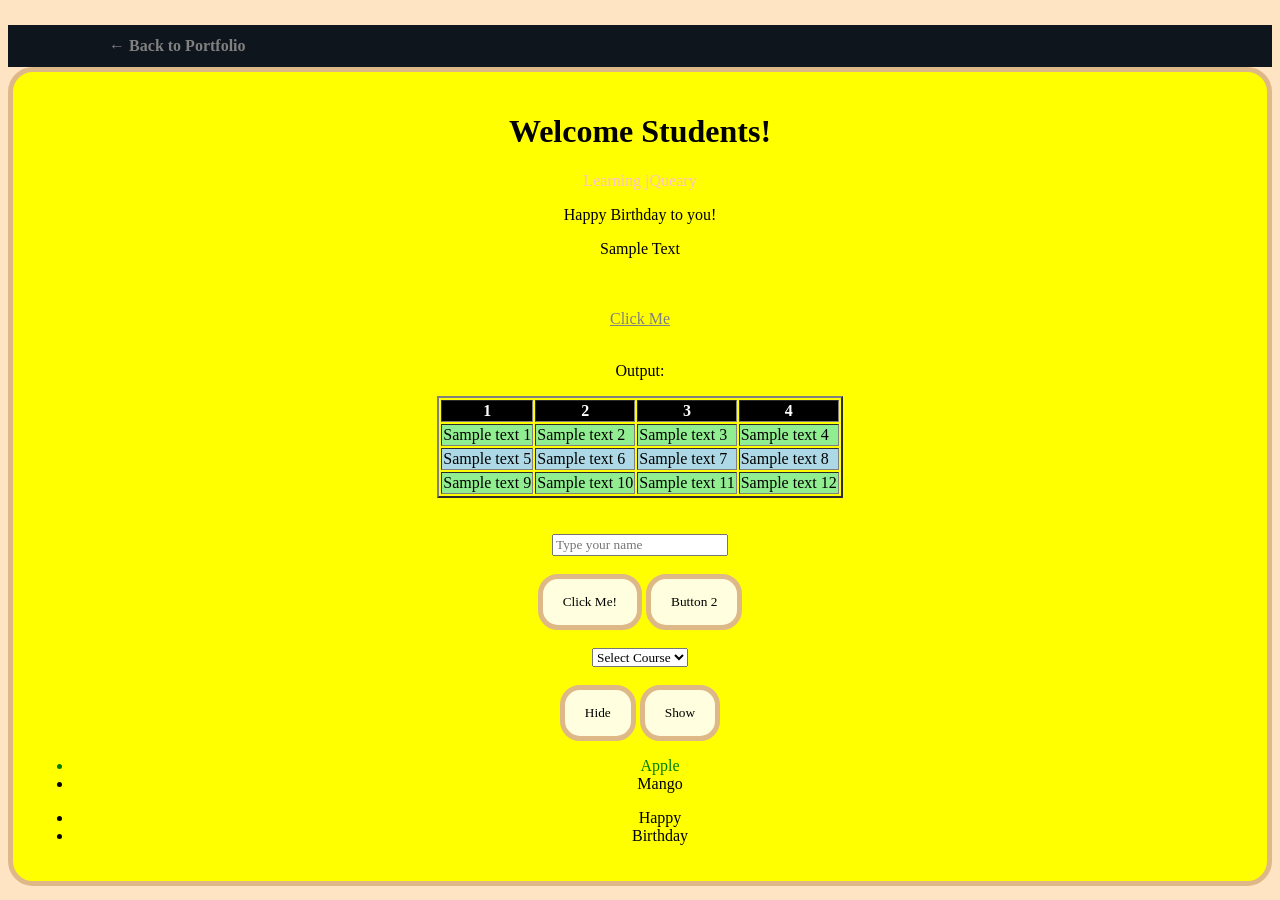
<file: finals/activity3/index.html>
<!DOCTYPE html>
<html lang="en">
<head>
    <meta charset="UTF-8">
    <meta name="viewport" content="width=device-width, initial-scale=1.0">
    <title>Finals Activity 3 - jQuery</title>
    
    <script src="https://code.jquery.com/jquery-3.7.1.min.js"></script>
</head>

    <style>
        body{
            text-align: center;
            margin-top: 25px;
            background-color: bisque;
            color: blanchedalmond;
            font-family: 'Courier New', Courier, monospace;
        }
        .card{
            background-color: yellow;
            margin: auto;
            padding: 20px;
            border-radius: 25px;
            border: solid 5px burlywood;
            color: black;
        }
        button{
            background-color: lightyellow;
            color:black;
            padding: 15px 20px;
            border: none;
            border-radius: 20px;
            border: solid 5px burlywood;
        }
        /*
        button:hover{
            transform: scale(1.1);
            background-color: aquamarine;
            border: solid 5px black;
        }

        .card:hover{
            transform: scale(0.9);
            border: solid 5px black;
            background-color: white;
        }
            */
    </style>

<body>
<div style="background:#0f151c;padding:12px 8%;text-align:left;font-family:Arial,sans-serif"><a href="../../index.html#finals" style="color:#aed6f1;text-decoration:none;font-weight:bold">← Back to Portfolio</a></div>
    <div class="card">

        <h1 id="title"> ->Welcome BSIT-31A<- </h1>
        
        <p class="intro">Welcome to jQuery</p>

        <p id="p2">Happy Birthday to you!</p>

        <p>Sample Text</p>

        <br><br>

        <a href="#">Click Me</a>

         <br><br>
         <p id="message">Output:</p>

        <center>
        <table border="2" id="table">
            <tr>
                <th>1</th>
                <th>2</th>
                <th>3</th>
                <th>4</th>
            </tr>

            <tr>
                <td>Sample text 1</td>
                <td>Sample text 2</td>
                <td>Sample text 3</td>
                <td>Sample text 4</td>
            </tr>

            <tr>
                <td>Sample text 5</td>
                <td>Sample text 6</td>
                <td>Sample text 7</td>
                <td>Sample text 8</td>
            </tr>

            <tr>
                <td>Sample text 9</td>
                <td>Sample text 10</td>
                <td>Sample text 11</td>
                <td>Sample text 12</td>
            </tr>
        </table>
        </center>
        

        <br><br>

        <input type="text" id="name" placeholder="Type your name">

        <br><br>

        <button id="btn">Click Me!</button>
        <button id="btn2">Button 2</button>

        <br><br>

        <select id="course">
            <option value=""> Select Course </option>
            <option value="BSIT"> BSIT </option>
            <option value="BSCS"> BSCS </option>
        </select>

        <br><br>

        <button id="btnHide"> Hide</button>
        <button id="btnShow"> Show </button>
        <ul>
            <li>Apple</li>
            <li>Mango</li>
        </ul>

        <ul>
            <li>Happy</li>
            <li>Birthday</li>
        </ul>

    </div>
    
    <script src="script.js"></script>
</body>
</html>
</file>
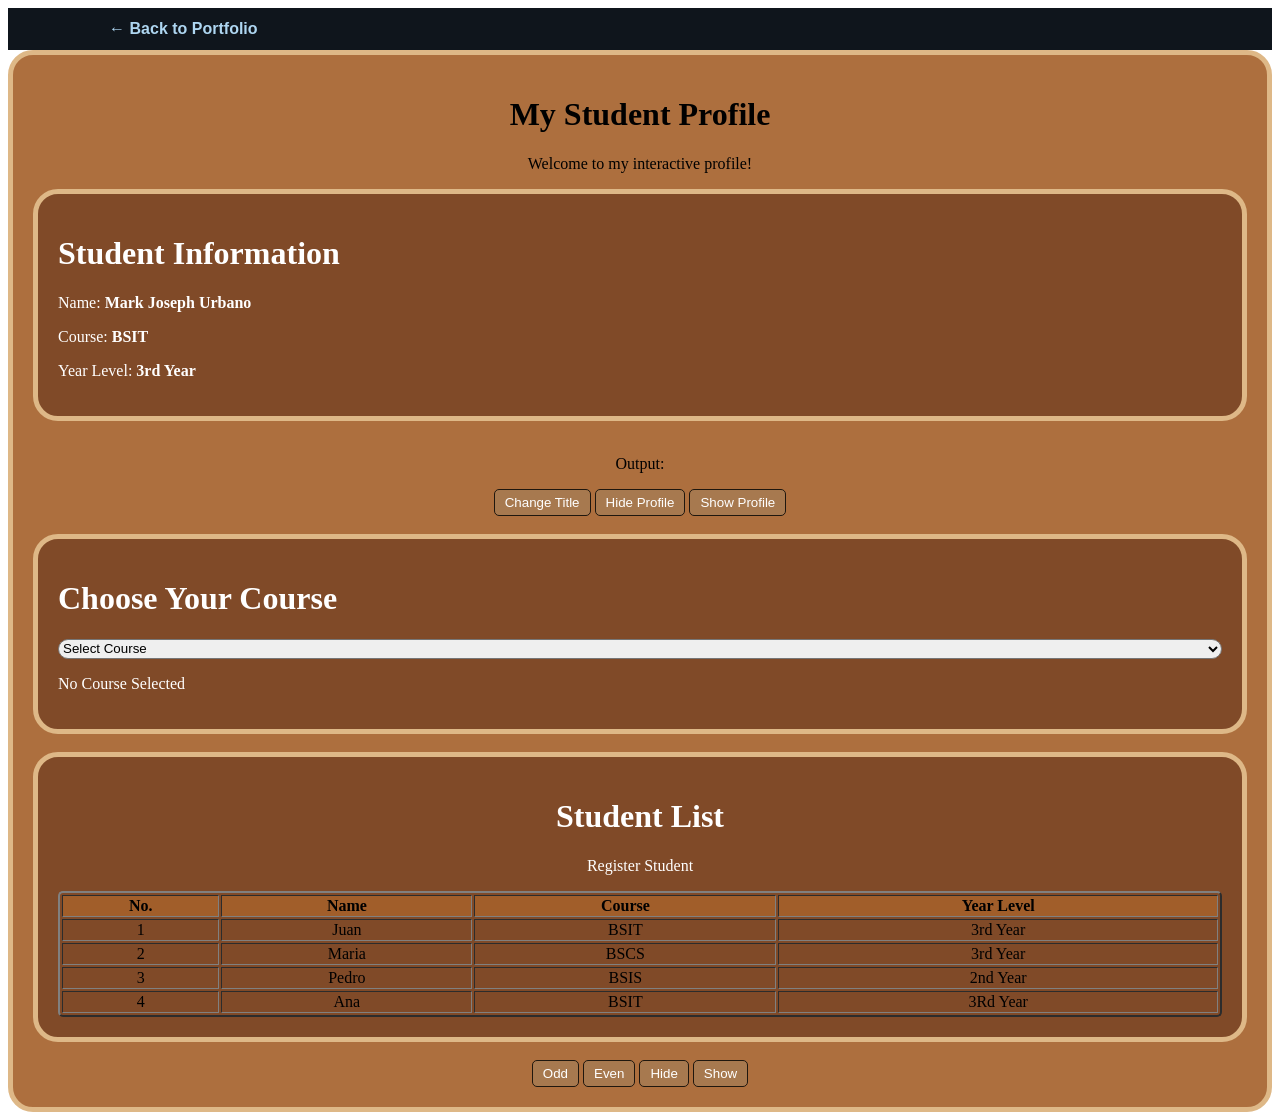
<file: finals/activity3b/index.html>
<!DOCTYPE html>
<html lang="en">
<head>
    <meta charset="UTF-8">
    <meta name="viewport" content="width=device-width, initial-scale=1.0">
    <title>Finals Activity 3 (Part 2) - jQuery Student Profile</title>
    <script src="https://code.jquery.com/jquery-3.7.1.min.js"></script>
</head>
    <style>

        #Profile{
            color: white;
        }

        .card1{
            background-color:  rgba(80, 35, 17, 0.486);
            margin: auto;
            padding: 20px;
            border-radius: 25px;
            border: solid 5px burlywood;
            color: black;
        }
        .card{
            background-color: rgba(165, 97, 42, 0.904);
            margin: auto;
            padding: 20px;
            border-radius: 25px;
            border: solid 5px burlywood;
            color: black;
        }
        .card2{
            background-color: rgba(80, 35, 17, 0.486);
            margin: auto;
            padding: 20px;
            border-radius: 25px;
            border: solid 5px burlywood;
            color: black;
        }
        button{
            background-color: rgb(167, 121, 79);
            color: white;
            padding: 5px 10px;
            border: solid 1px rgb(31, 23, 14);
            border-radius: 5px;
        }
        select{
            width: 100%;  
            height: 20px;
            border-radius: 10px;
        }
        .Choose{
            color: white;
        }
        .List{
            color: white    ;
        }
        table{
            width: 100%;
            height: 50%;
            border-radius: 5px;
        }
        th{
            background-color: rgba(165, 97, 42, 0.904);
            text-align: center;
        }
        td{
            text-align: center;
        }
    </style>
<body>
<div style="background:#0f151c;padding:12px 8%;text-align:left;font-family:Arial,sans-serif"><a href="../../index.html#finals" style="color:#aed6f1;text-decoration:none;font-weight:bold">← Back to Portfolio</a></div>
    <div class="card">
        <center>
            <h1 id="title"> My Student Profile </h1>
            <p class="intro"> Welcome to my interactive profile! </p>
        </center>
        <div class="card1">
        <div id="Profile">
            <h1> Student Information </h1>
            <p> Name: <b>Mark Joseph Urbano</b></p>
            <p> Course: <b id="message"> BSIT  </b></p>
            <p> Year Level: <b> 3rd Year </b></p>
        </div> 
        </div>
        <center>
            <br>
            <p id="message2">Output: </p>
            <button id="btn"> Change Title </button>
            <button id="btnHide"> Hide Profile </button>
            <button id="btnShow"> Show Profile </button>
       
        </center>
        <br>
        <div class="card1">

        <h1 class="Choose">Choose Your Course</h1>
        <select id="course">
            <option value=""> Select Course </option>
            <option value="BSIT"> BSIT </option>
            <option value="BSCS"> BSCS </option>
            <option value="BSOA"> BSOA </option>
            <option value="BSIS"> BSIS </option>
        </select>

        <p id="message1" style="color: white;"> No Course Selected</p>

        </div>

        <br>

        <div class="card2">
        <center>
            <b> <h1 class="List">Student List</h1> </b>
            <p style="color: white;">Register Student</p>
        <table border="2" id="table1">
            <tr>
                <th>No.</th>
                <th>Name</th>
                <th>Course</th>
                <th>Year Level</th>
            </tr>

            <tr>
                <td>1</td>
                <td>Juan</td>
                <td>BSIT</td>
                <td>3rd Year</td>
            </tr>

            <tr>
                <td>2</td>
                <td>Maria</td>
                <td>BSCS</td>
                <td>3rd Year</td>
            </tr>

            <tr>
                <td>3</td>
                <td>Pedro</td>
                <td>BSIS</td>
                <td>2nd Year</td>
            </tr>

            <tr>
                <td>4</td>
                <td>Ana</td>
                <td>BSIT</td>
                <td>3Rd Year</td>
            </tr>
        </table>
        </center>

        </div>

            <center>
        <br>
        <button id="btnHidess"> Odd</button>
        <button id="btnShowss"> Even</button>
        <button id="btnHides"> Hide</button>
        <button id="btnShows"> Show </button>

        </center>
        
    </div>
    <script src="script.js"></script>
</body>
</html>
</file>
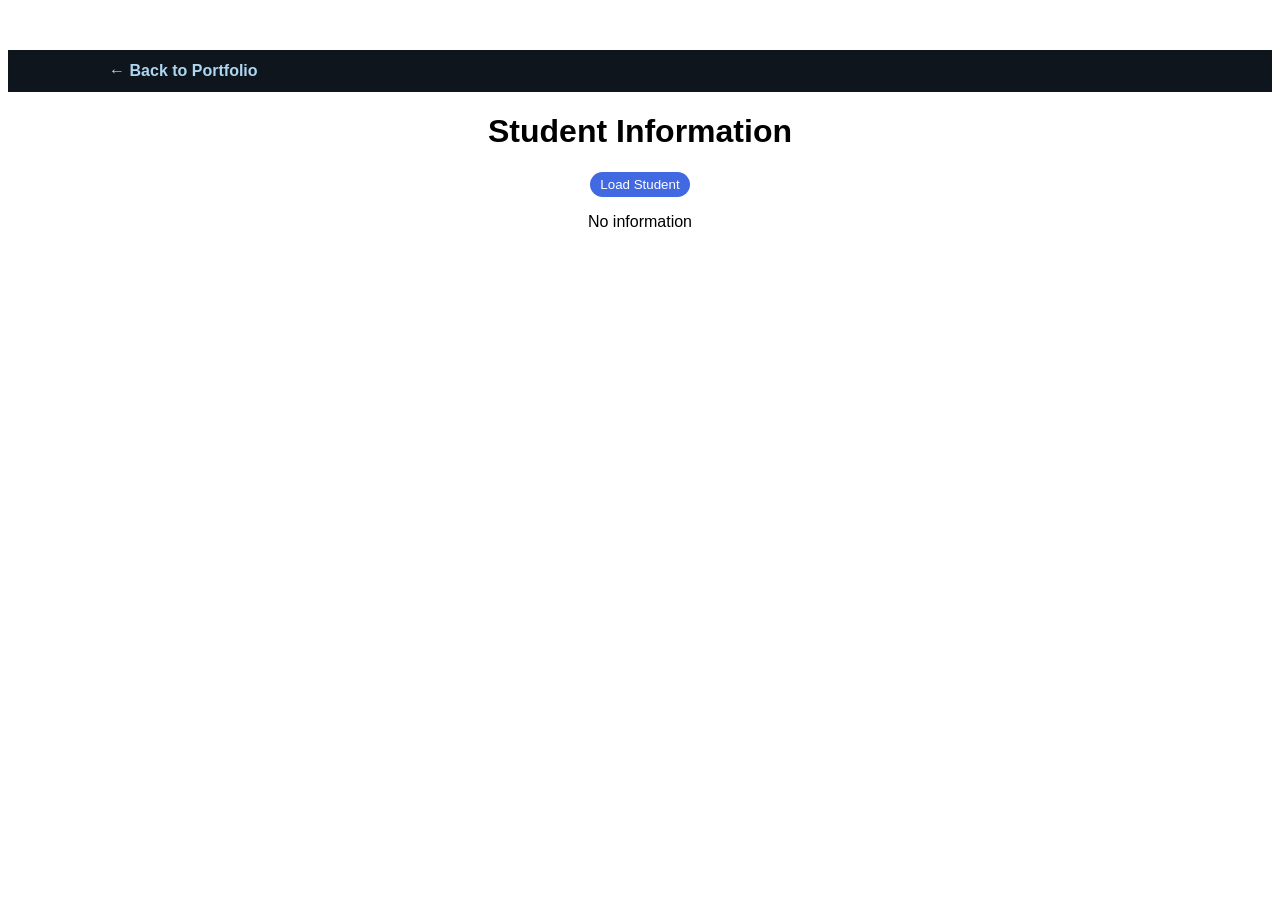
<file: finals/activity4/index.html>
<!DOCTYPE html>
<html lang="en">
<head>
    <meta charset="UTF-8">
    <meta name="viewport" content="width=device-width, initial-scale=1.0">
    <title>Finals Activity 4 - AJAX Student Information</title>
</head>

    <style>
        body{
            text-align: center;
            margin-top: 50px;
            font-family: 'Franklin Gothic Medium', 'Arial Narrow', Arial, sans-serif;
        }
        button{
            background-color: royalblue;
            color: white;
            padding: 5px 10px;
            border: none;
            border-radius: 15px;
        }
    </style>

<body>
<div style="background:#0f151c;padding:12px 8%;text-align:left;font-family:Arial,sans-serif"><a href="../../index.html#finals" style="color:#aed6f1;text-decoration:none;font-weight:bold">← Back to Portfolio</a></div>
    <h1>Student Information</h1>

    <button id="LoadBtn">Load Student</button>

    <p id="result">No information</p>

    <script src="script.js"></script>
</body>
</html>
</file>
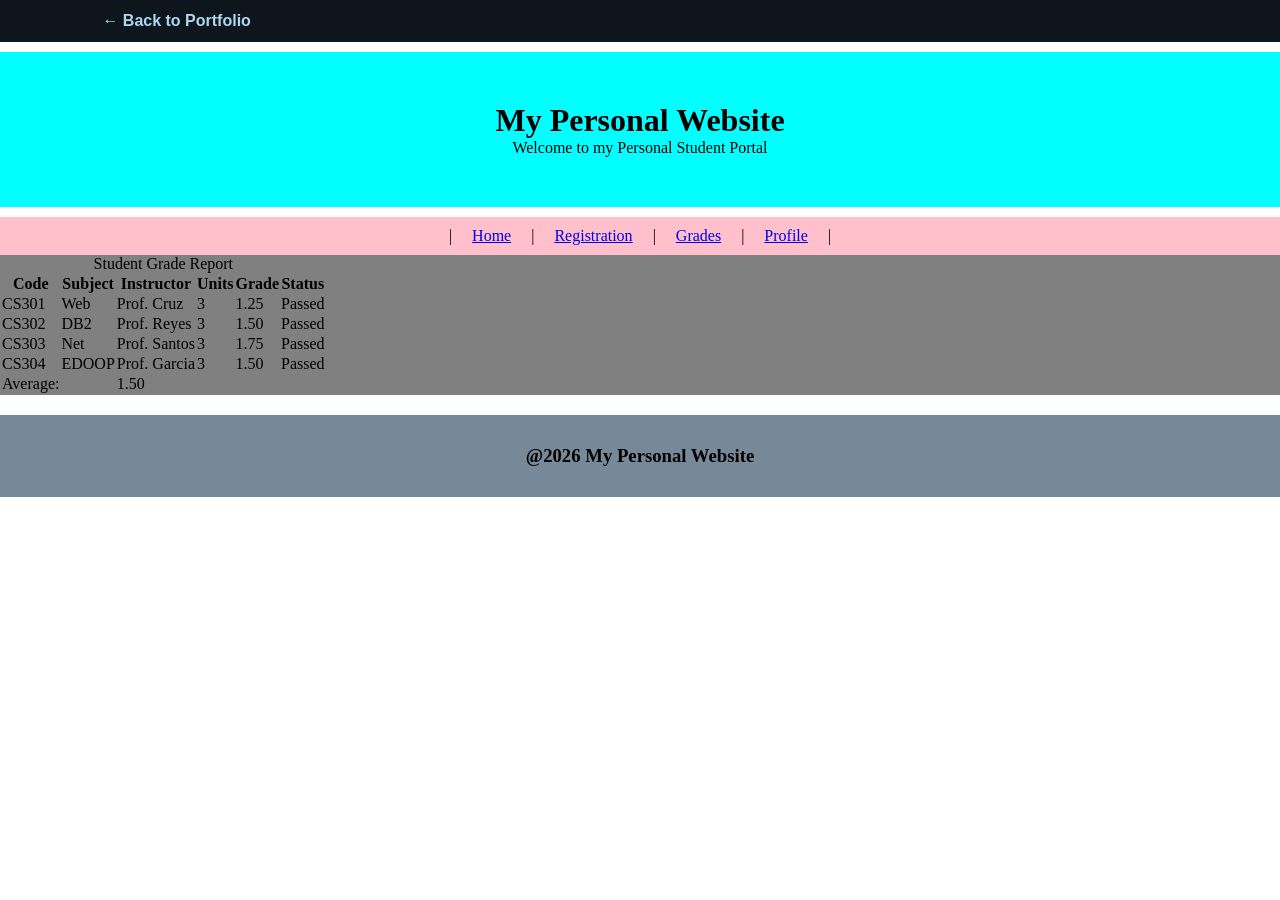
<file: activity4/Grades.html>
<!DOCTYPE html>
<html lang="en">
<head>
    <meta charset="UTF-8">
    <meta name="viewport" content="width=device-width, initial-scale=1.0">
    <title>Laboratory Activity 4 - Grades</title>
    <link rel="stylesheet" href="Extension.css">
</head>
<body>
    <div style="background:#0f151c;padding:12px 8%;text-align:left;font-family:Arial,sans-serif"><a href="../index.html#midterm" style="color:#aed6f1;text-decoration:none;font-weight:bold">← Back to Portfolio</a></div>
    <div class="header"> 
        <h1>My Personal Website</h1>
        <p>Welcome to my Personal Student Portal</p>
    </div>

    <div class="Pages">|
        <a href="Home.html">Home</a>|
        <a href="Registration.html">Registration</a>|
        <a href="Grades.html">Grades</a>|
        <a href="Profile.html">Profile</a>|
    </div>

    <div class="tab">
        <table class="tab"> 
            <caption>Student Grade Report</caption>
        <tr>
            <th>Code</th>
            <th>Subject</th>
            <th>Instructor</th>
            <th>Units</th>
            <th>Grade</th>
            <th>Status</th>
        </tr>
        <tr>
            <td>CS301</td>
            <td>Web</td>
            <td>Prof. Cruz</td>
            <td>3</td>
            <td>1.25</td>
            <td>Passed</td>
        </tr>
        <tr>
            <td>CS302</td>
            <td>DB2</td>
            <td>Prof. Reyes</td>
            <td>3</td>
            <td>1.50</td>
            <td>Passed</td>
        </tr>
        <tr>
            <td>CS303</td>
            <td>Net</td>
            <td>Prof. Santos</td>
            <td>3</td>
            <td>1.75</td>
            <td>Passed</td>
        </tr>
        <tr>
            <td>CS304</td>
            <td>EDOOP</td>
            <td>Prof. Garcia</td>
            <td>3</td>
            <td>1.50</td>
            <td>Passed</td>
        </tr>
        <tr>
            <td>Average: </td>
            <td> </td>
            <td>1.50</td>
        </tr>
    
        </table>
        
    </div>

    
    <div>
        <footer class="foot">
            <h3>@2026 My Personal Website</h3>
        </footer>
    </div>
    
</body>
</html>
</file>
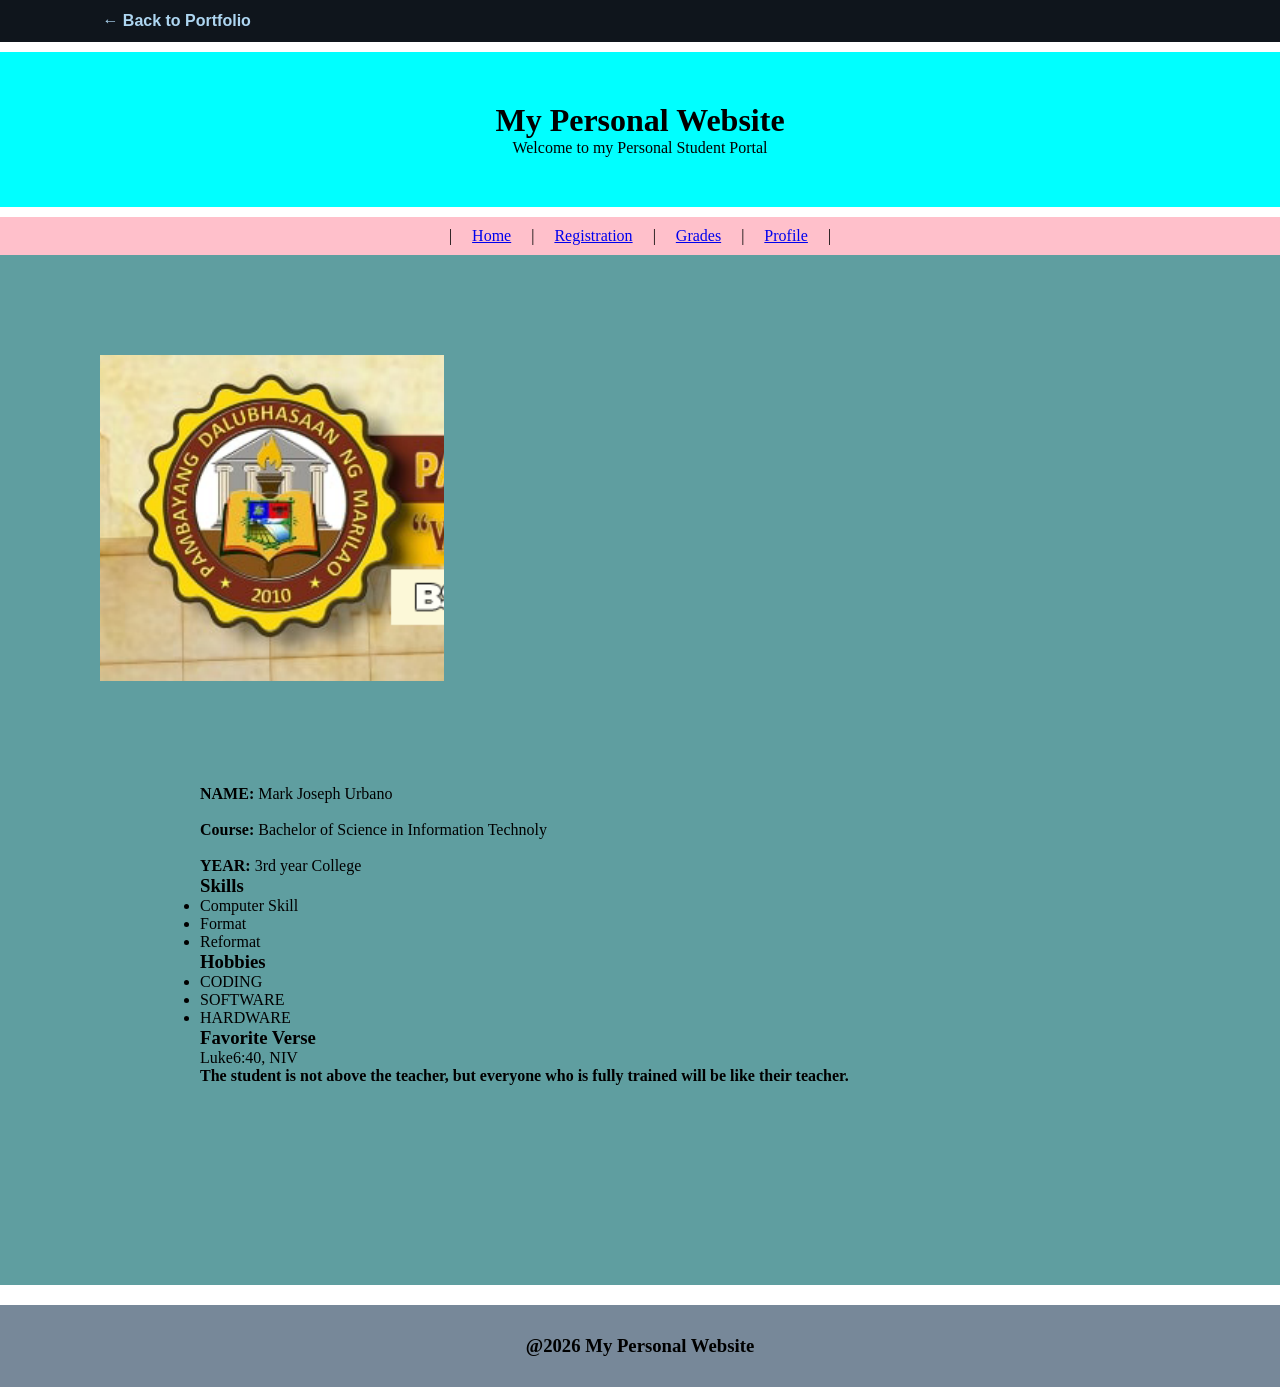
<file: activity4/Profile.html>
<!DOCTYPE html>
<html lang="en">
<head>
    <meta charset="UTF-8">
    <meta name="viewport" content="width=device-width, initial-scale=1.0">
    <title>Laboratory Activity 4 - Profile</title>
    <link rel="stylesheet" href="Extension.css">
</head>
<body>
    <div style="background:#0f151c;padding:12px 8%;text-align:left;font-family:Arial,sans-serif"><a href="../index.html#midterm" style="color:#aed6f1;text-decoration:none;font-weight:bold">← Back to Portfolio</a></div>
    <div class="header"> 
        <h1>My Personal Website</h1>
        <p>Welcome to my Personal Student Portal</p>
    </div>

    <div class="Pages">|
        <a href="Home.html">Home</a>|
        <a href="Registration.html">Registration</a>|
        <a href="Grades.html">Grades</a>|
        <a href="Profile.html">Profile</a>|
    </div>

    <div  class="All">
        <img src="1.png"/>

    <div class="All">
        <p>
        <b>NAME:</b>
        Mark Joseph Urbano
        </p>
        <br>
        <p>
        <b>Course:</b>
        Bachelor of Science in Information Technoly
        </p>
        <br>
        <p>
        <b>YEAR:</b>
        3rd year College
        </p>



        <h3>Skills</h3>
        <ul>
        <li>Computer Skill</li>
        <li>Format</li>
        <li>Reformat</li>
        </ul>

   
        <h3>Hobbies</h3>
        <ul>
        <li>CODING</li>
        <li>SOFTWARE</li>
        <li>HARDWARE</li>
        </ul>



        <h3>Favorite Verse</h3>
        <p>Luke6:40, NIV</p>
        <b>The student is not above the teacher, but everyone who is fully trained will be like their teacher.</b>

    </div>
    </div>

    <div>
        <footer class="foot">
            <h3>@2026 My Personal Website</h3>
        </footer>
    </div>
    
</body>
</html>
</file>
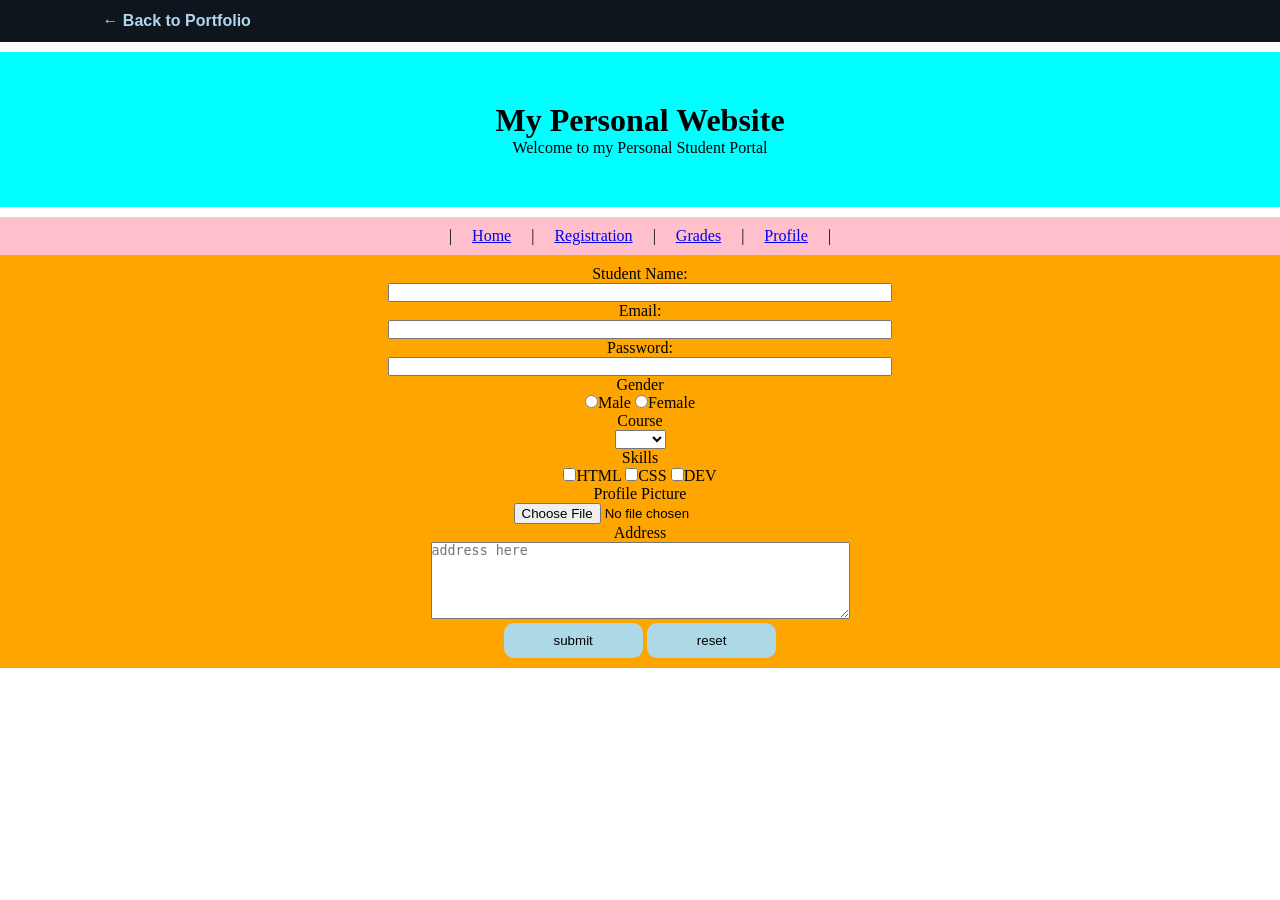
<file: activity4/Registration.html>
<!DOCTYPE html>
<html lang="en">
<head>
    <meta charset="UTF-8">
    <meta name="viewport" content="width=device-width, initial-scale=1.0">
    <title>Laboratory Activity 4 - Registration</title>
    <link rel="stylesheet" href="Extension.css">
</head>
<body>
    <div style="background:#0f151c;padding:12px 8%;text-align:left;font-family:Arial,sans-serif"><a href="../index.html#midterm" style="color:#aed6f1;text-decoration:none;font-weight:bold">← Back to Portfolio</a></div>
    <div class="header"> 
        <h1>My Personal Website</h1>
        <p>Welcome to my Personal Student Portal</p>
    </div>

    <div class="Pages">|
        <a href="Home.html">Home</a>|
        <a href="Registration.html">Registration</a>|
        <a href="Grades.html">Grades</a>|
        <a href="Profile.html">Profile</a>|
    </div>

    <div>
        <form class="Form">
            Student Name:
            <br>
            <input type="text" name="student_name"/>
            <br>

            Email:
            <br>
            <input type="text" name="email_name"/>
            <br>

            Password:
            <br>
            <input type="password" name="password"/>
            <br>

            Gender
            <br>
            <input type="radio" name="gender" value="Male">Male
            <input type="radio" name="gender" value="Male">Female
            <br>

            Course
            <br>
            <select name="dropdown">
                <option value="IT" selected>IT</option>
                <option value="CS" selected>CS</option>
                <option value="OA" selected>OA</option>
                <option value="EDU" selected>EDU</option>
                <option value="IT" selected> </option>
            </select>
            <br>

            Skills
            <br>
            <input type="checkbox" name="HTML" value="on">HTML
            <input type="checkbox" name="CSS" value="on">CSS
            <input type="checkbox" name="DEV" value="on">DEV
            <br>

            Profile Picture
            <br>
            <input type="file" name="Choose File" accept="image"/>
            <br>

            Address
            <br>
            <textarea rows="5" cols="50" name="Address" placeholder="address here"></textarea>
            <br>

            
            <input type="submit" name="submit" value="submit" class="sub"/>
            <input type="reset" name="reset" value="reset" class="sub"/>


        
        </form>
    </div>
    
</body>
</html>
</file>
<file: style.css>
/* ===== TOKENS ===== */
:root {
    --paper: #f3f6fa;
    --surface: #ffffff;
    --ink: #172033;
    --muted: #55627a;
    --line: #d9e0ea;
    --navy: #1a2740;
    --navy-deep: #131d31;
    --blue: #1f5fe0;
    --blue-dark: #1748b0;
    --amber: #f2b134;

    --sans: "IBM Plex Sans", "Segoe UI", system-ui, -apple-system, Arial, sans-serif;
    --mono: "JetBrains Mono", "Cascadia Code", Consolas, "Courier New", monospace;
}

/* ===== RESET ===== */
* { margin: 0; padding: 0; box-sizing: border-box; }

html { scroll-behavior: smooth; scroll-padding-top: 72px; }

body {
    font-family: var(--sans);
    background-color: var(--paper);
    color: var(--ink);
    line-height: 1.65;
    -webkit-font-smoothing: antialiased;
}

a { color: var(--blue); }

:focus-visible {
    outline: 3px solid var(--amber);
    outline-offset: 2px;
}

.wrap { width: min(1100px, 100% - 48px); margin-inline: auto; }
.narrow { max-width: 680px; }

h1, h2, h3 { line-height: 1.2; letter-spacing: -0.01em; }

h2 {
    font-size: 30px;
    font-weight: 700;
    color: var(--ink);
    margin-bottom: 10px;
}

.section-note { color: var(--muted); margin-bottom: 28px; }

/* ===== NAVBAR ===== */
.navbar {
    position: sticky;
    top: 0;
    z-index: 50;
    background-color: var(--navy);
    color: #fff;
    border-bottom: 3px solid var(--blue);
}

.navbar-inner {
    display: flex;
    justify-content: space-between;
    align-items: center;
    flex-wrap: wrap;
    gap: 8px 24px;
    padding: 12px 0;
}

.brand {
    display: inline-flex;
    align-items: center;
    gap: 10px;
    color: #fff;
    text-decoration: none;
    font-weight: 600;
    font-size: 17px;
}

.brand-mark {
    display: inline-grid;
    place-items: center;
    width: 34px;
    height: 34px;
    border-radius: 6px;
    background-color: var(--blue);
    font-family: var(--mono);
    font-size: 14px;
    font-weight: 700;
}

.navbar ul { list-style: none; display: flex; gap: 4px; flex-wrap: wrap; }

.navbar nav a {
    display: block;
    padding: 8px 14px;
    color: #c9d4e8;
    text-decoration: none;
    border-radius: 6px;
    font-size: 15px;
}

.navbar nav a:hover { color: #fff; background-color: rgba(255,255,255,0.1); }

/* ===== HOME ===== */
.home {
    background-color: var(--navy-deep);
    color: #fff;
    padding: 72px 0 88px;
}

.home-grid {
    display: grid;
    grid-template-columns: 1.1fr 1fr;
    gap: 56px;
    align-items: center;
}

.profile-photo {
    width: 96px;
    height: 96px;
    border-radius: 50%;
    object-fit: cover;
    display: block;
    margin-bottom: 22px;
    border: 3px solid var(--amber);
}

.home h1 {
    font-size: clamp(32px, 4.6vw, 48px);
    font-weight: 700;
    margin-bottom: 12px;
}

.student-info {
    display: inline-block;
    font-family: var(--mono);
    font-size: 14px;
    font-weight: 500;
    color: var(--amber);
    border: 1px solid rgba(242,177,52,0.5);
    border-radius: 4px;
    padding: 2px 10px;
    margin-bottom: 18px;
}

.lead {
    font-size: 18px;
    color: #c9d4e8;
    max-width: 52ch;
    margin-bottom: 30px;
}

.home-actions { display: flex; flex-wrap: wrap; gap: 12px; }

.button {
    display: inline-block;
    background-color: var(--blue);
    color: #fff;
    padding: 12px 24px;
    text-decoration: none;
    border-radius: 6px;
    font-weight: 600;
    border: 2px solid var(--blue);
    transition: background-color .15s, border-color .15s;
}

.button:hover { background-color: var(--blue-dark); border-color: var(--blue-dark); }

.button-ghost { background-color: transparent; border-color: rgba(255,255,255,0.35); }
.button-ghost:hover { background-color: rgba(255,255,255,0.1); border-color: #fff; }

/* ===== CODE EDITOR (hero) ===== */
.editor {
    background-color: #0d1525;
    border: 1px solid #2a3a58;
    border-radius: 10px;
    overflow: hidden;
    box-shadow: 0 18px 40px rgba(0,0,0,0.35);
}

.editor-bar {
    display: flex;
    align-items: center;
    gap: 7px;
    padding: 11px 14px;
    background-color: #1a2740;
    border-bottom: 1px solid #2a3a58;
}

.dot { width: 11px; height: 11px; border-radius: 50%; display: inline-block; }
.dot-r { background-color: #ff5f57; }
.dot-y { background-color: #febc2e; }
.dot-g { background-color: #28c840; }

.editor-file {
    margin-left: 10px;
    font-family: var(--mono);
    font-size: 13px;
    color: #9fb0cd;
}

.editor-code {
    padding: 20px 22px 24px;
    font-family: var(--mono);
    font-size: 14px;
    line-height: 1.8;
    color: #d6e0f3;
    overflow-x: auto;
}

.editor-code .k { color: #c792ea; }
.editor-code .v { color: #82aaff; }
.editor-code .p { color: #89ddff; }
.editor-code .s { color: #c3e88d; }
.editor-code .n { color: #f78c6c; }

/* ===== ABOUT ===== */
.about { padding: 72px 0; background-color: var(--surface); }
.about p { color: var(--muted); font-size: 18px; max-width: 62ch; }

/* ===== SKILLS ===== */
.skills { padding: 72px 0; }

.skill-list {
    list-style: none;
    display: flex;
    flex-wrap: wrap;
    gap: 12px;
}

.skill {
    font-family: var(--mono);
    font-size: 15px;
    font-weight: 500;
    background-color: var(--surface);
    border: 1px solid var(--line);
    border-left: 4px solid var(--blue);
    padding: 10px 20px;
    border-radius: 6px;
}

.skill:hover { background-color: var(--navy); border-color: var(--navy); border-left-color: var(--amber); color: #fff; }

/* ===== ACTIVITIES ===== */
.activities {
    padding: 72px 0 88px;
    background-color: var(--surface);
    border-top: 1px solid var(--line);
    border-bottom: 1px solid var(--line);
}

.tabs {
    display: inline-flex;
    padding: 4px;
    gap: 4px;
    background-color: var(--paper);
    border: 1px solid var(--line);
    border-radius: 8px;
    margin-bottom: 28px;
}

.tab-btn {
    font-family: inherit;
    font-size: 15px;
    font-weight: 600;
    padding: 9px 22px;
    border: none;
    background-color: transparent;
    color: var(--muted);
    border-radius: 5px;
    cursor: pointer;
    display: inline-flex;
    align-items: center;
    gap: 8px;
}

.tab-btn:hover { color: var(--ink); }

.tab-btn.active { background-color: var(--navy); color: #fff; }

.count {
    font-family: var(--mono);
    font-size: 12px;
    padding: 1px 7px;
    border-radius: 10px;
    background-color: rgba(23,32,51,0.1);
}

.tab-btn.active .count { background-color: rgba(255,255,255,0.2); }

.term[hidden] { display: none; }

.card-grid {
    display: grid;
    grid-template-columns: repeat(auto-fill, minmax(300px, 1fr));
    gap: 20px;
}

.activity-box {
    display: flex;
    flex-direction: column;
    background-color: var(--surface);
    border: 1px solid var(--line);
    border-top: 4px solid var(--blue);
    border-radius: 8px;
    padding: 22px 22px 18px;
}

.activity-box:hover { border-color: var(--blue); }

.activity-box h3 { font-size: 18px; margin-bottom: 8px; color: var(--ink); }

.activity-box p { color: var(--muted); font-size: 15px; margin-bottom: 20px; }

.card-foot {
    margin-top: auto;
    padding-top: 14px;
    border-top: 1px dashed var(--line);
    display: flex;
    justify-content: space-between;
    align-items: center;
    flex-wrap: wrap;
    gap: 10px;
}

.path { font-family: var(--mono); font-size: 13px; color: var(--muted); }

.links { display: inline-flex; gap: 8px; flex-wrap: wrap; }

.card-foot a {
    display: inline-block;
    background-color: var(--blue);
    color: #fff;
    padding: 7px 16px;
    text-decoration: none;
    border-radius: 5px;
    font-size: 14px;
    font-weight: 600;
}

.card-foot a:hover { background-color: var(--blue-dark); }

.card-foot a.secondary {
    background-color: transparent;
    color: var(--blue);
    border: 1px solid var(--blue);
    padding: 6px 14px;
}

.card-foot a.secondary:hover { background-color: #e8effd; }

/* ===== CONTACT ===== */
.contact { padding: 72px 0; }

.contact-list { display: grid; gap: 14px; margin-top: 18px; }

.contact-list div {
    display: flex;
    align-items: baseline;
    gap: 18px;
    padding-bottom: 14px;
    border-bottom: 1px solid var(--line);
}

.contact-list dt { width: 70px; color: var(--muted); font-size: 15px; }
.contact-list dd { font-family: var(--mono); font-size: 16px; }
.contact-list a { color: var(--ink); text-decoration-color: var(--blue); text-underline-offset: 4px; }
.contact-list a:hover { color: var(--blue); }

/* ===== FOOTER ===== */
.footer {
    background-color: var(--navy);
    color: #c9d4e8;
    text-align: center;
    padding: 22px 16px;
    font-size: 14px;
    border-top: 3px solid var(--blue);
}

/* ===== RESPONSIVE ===== */
@media (max-width: 860px) {
    .home { padding: 52px 0 64px; }
    .home-grid { grid-template-columns: 1fr; gap: 40px; }
    .navbar-inner { justify-content: center; }
    .about, .skills, .contact { padding: 52px 0; }
    .activities { padding: 52px 0 64px; }
}

@media (max-width: 480px) {
    .wrap { width: min(1100px, 100% - 32px); }
    .card-grid { grid-template-columns: 1fr; }
    .editor-code { font-size: 12.5px; }
    .contact-list div { flex-direction: column; gap: 2px; }
}

@media (prefers-reduced-motion: reduce) {
    html { scroll-behavior: auto; }
    * { transition: none !important; }
}
</file>
<file: activity1/style.css>
* {
    margin: 0;
    padding: 0;
    box-sizing: border-box;
}

body {
    font-family: 'Times New Roman', Georgia, serif;
    background-color: #1cccdd;
    color: #0b0b0b;
    line-height: 1.7;
}

.topbar {
    background-color: #0b3d3f;
    padding: 12px 8%;
}

.back {
    color: #a7f3f0;
    text-decoration: none;
    font-weight: bold;
}

.back:hover {
    text-decoration: underline;
}

.header {
    text-align: center;
    padding: 45px 10% 25px;
    border-bottom: 2px solid #0b3d3f;
    margin-bottom: 30px;
}

.header h1 {
    font-size: 34px;
    color: #0b3d3f;
    margin-bottom: 15px;
}

.menu {
    font-size: 18px;
}

.menu a {
    color: #0a363a;
    text-decoration: underline;
    font-weight: bold;
    margin: 0 8px;
}

.menu a:hover {
    color: #c41717;
}

.container {
    max-width: 800px;
    margin: 0 auto;
    padding: 0 20px;
}

.card {
    background-color: #e6f9fb;
    border: 2px solid #0b3d3f;
    border-radius: 10px;
    padding: 28px 32px;
    margin-bottom: 25px;
    box-shadow: 0 4px 10px rgba(0,0,0,0.08);
}

.card h2 {
    font-size: 24px;
    color: #c41717;
    margin-bottom: 15px;
    padding-bottom: 8px;
    border-bottom: 2px solid #0b3d3f;
    text-align: center;
}

.card h3 {
    font-size: 18px;
    color: #0b3d3f;
    margin: 18px 0 10px;
}

.profile-row {
    display: flex;
    gap: 25px;
    align-items: center;
    flex-wrap: wrap;
}

.photo {
    width: 160px;
    height: 160px;
    border-radius: 50%;
    background-color: #0b3d3f;
    color: #a7f3f0;
    display: flex;
    align-items: center;
    justify-content: center;
    font-size: 16px;
    font-weight: bold;
    flex-shrink: 0;
}

.details p {
    margin-bottom: 6px;
    font-size: 16px;
}

.details strong, .details b {
    color: #00a708;
}

hr {
    border: none;
    border-top: 1px solid #9bc5c9;
    margin: 18px 0;
}

ul, ol {
    margin-left: 30px;
    margin-bottom: 15px;
}

li {
    margin-bottom: 5px;
}

dl {
    margin-left: 10px;
    margin-bottom: 15px;
}

dt {
    font-weight: bold;
    color: #c41717;
    margin-top: 8px;
}

dd {
    margin-left: 25px;
}

.marquee-text {
    display: block;
    background-color: #0b3d3f;
    color: #ffcc00;
    padding: 8px;
    font-weight: bold;
    margin: 15px 0;
    border-radius: 5px;
}

.login-box {
    background-color: #c9ecef;
    padding: 20px;
    border-radius: 8px;
    margin-top: 15px;
}

.login-box input {
    display: block;
    width: 100%;
    padding: 9px 12px;
    margin-bottom: 10px;
    border: 1px solid #0b3d3f;
    border-radius: 5px;
    font-family: inherit;
    font-size: 15px;
}

.login-box button {
    padding: 10px 25px;
    background-color: #0b3d3f;
    color: white;
    border: none;
    border-radius: 5px;
    font-size: 15px;
    cursor: pointer;
    font-weight: bold;
}

.login-box button:hover {
    background-color: #0a363a;
}

#msg {
    margin-top: 10px;
    font-weight: bold;
}

footer {
    background-color: #0b3d3f;
    color: #a7f3f0;
    text-align: center;
    padding: 20px;
    margin-top: 40px;
    font-size: 14px;
}

@media (max-width: 600px) {
    .header h1 {
        font-size: 24px;
    }

    .card {
        padding: 20px;
    }

    .profile-row {
        justify-content: center;
        text-align: center;
    }
}
</file>
<file: activity2/style.css>
* {
    margin: 0;
    padding: 0;
    box-sizing: border-box;
}

body {
    font-family: Arial, sans-serif;
    background-color: #e8f0f8;
    color: #222;
    line-height: 1.6;
}

.topbar {
    background-color: #2c3e50;
    padding: 12px 8%;
}

.back {
    color: #aed6f1;
    text-decoration: none;
    font-weight: bold;
}

.back:hover {
    text-decoration: underline;
}

.header {
    background-color: aqua;
    text-align: center;
    padding: 40px 10%;
    border-bottom: 3px solid #2c3e50;
}

.header h1 {
    font-size: 34px;
    color: #1a252f;
}

.header p {
    color: #2c3e50;
    margin-top: 6px;
}

.Pages {
    display: flex;
    justify-content: center;
    background-color: pink;
    padding: 15px;
    gap: 20px;
    font-size: 17px;
}

.Pages a {
    color: #2c3e50;
    text-decoration: none;
    font-weight: bold;
}

.Pages a:hover {
    color: #e74c3c;
}

.section-block {
    max-width: 900px;
    margin: 30px auto;
    padding: 0 20px;
}

.section-block h2 {
    text-align: center;
    color: #1a252f;
    font-size: 26px;
    margin-bottom: 20px;
}

/* TABLE */
.table-wrap {
    overflow-x: auto;
}

table {
    width: 100%;
    border-collapse: collapse;
    background-color: #f7f7f7;
    box-shadow: 0 4px 12px rgba(0,0,0,0.08);
    border-radius: 8px;
    overflow: hidden;
}

table th, table td {
    border: 1px solid #cbd5e0;
    padding: 12px 15px;
    text-align: center;
    font-size: 14px;
}

table th {
    background-color: #2c3e50;
    color: white;
    font-weight: bold;
}

table tr:nth-child(even) {
    background-color: #eef3f8;
}

.passed {
    color: #27ae60;
    font-weight: bold;
}

.average-row {
    background-color: #d5dbdb !important;
    font-weight: bold;
}

/* FORM */
.Form {
    background-color: orange;
    padding: 30px 35px;
    border-radius: 10px;
    max-width: 620px;
    margin: 0 auto;
    box-shadow: 0 4px 12px rgba(0,0,0,0.1);
}

.Form label {
    display: block;
    font-weight: bold;
    color: #2c3e50;
    margin-bottom: 5px;
    margin-top: 12px;
    font-size: 14px;
}

.Form input[type="text"],
.Form input[type="password"],
.Form input[type="file"],
.Form select,
.Form textarea {
    width: 100%;
    padding: 10px 12px;
    border: 1px solid #8b6a00;
    border-radius: 5px;
    font-size: 14px;
    font-family: inherit;
    background-color: #fff8e8;
}

.Form input[type="text"]:focus,
.Form input[type="password"]:focus,
.Form select:focus,
.Form textarea:focus {
    outline: none;
    border-color: #2c3e50;
    background-color: white;
}

.radio-row, .check-row {
    display: flex;
    gap: 20px;
    padding: 5px 0;
}

.radio-row label, .check-row label {
    font-weight: normal;
    display: flex;
    align-items: center;
    gap: 5px;
    cursor: pointer;
    margin: 0;
}

.radio-row input, .check-row input {
    width: auto;
}

.btn-row {
    display: flex;
    gap: 12px;
    margin-top: 20px;
}

.sub {
    background-color: lightblue;
    padding: 12px 35px;
    border: none;
    border-radius: 10px;
    font-size: 15px;
    font-weight: bold;
    cursor: pointer;
    color: #2c3e50;
}

.sub:hover {
    background-color: #8fc8e0;
}

.foot {
    background-color: lightslategrey;
    text-align: center;
    padding: 25px;
    margin-top: 40px;
    color: white;
    font-size: 14px;
}

@media (max-width: 600px) {
    .header h1 {
        font-size: 24px;
    }

    .Form {
        padding: 22px;
    }

    table th, table td {
        padding: 8px;
        font-size: 12px;
    }
}
</file>
<file: activity3/style.css>
* {
    margin: 0;
    padding: 0;
    box-sizing: border-box;
}

body {
    font-family: Arial, sans-serif;
    background-color: #ecf0f1;
    color: #222;
    line-height: 1.6;
}

.topbar {
    background-color: #1a252f;
    padding: 12px 8%;
}

.back {
    color: #aed6f1;
    text-decoration: none;
    font-weight: bold;
}

.back:hover {
    text-decoration: underline;
}

.header {
    margin-top: 10px;
    background-color: aqua;
    text-align: center;
    padding: 45px 10%;
    border-bottom: 3px solid #1a252f;
}

.header h1 {
    font-size: 32px;
    color: #1a252f;
}

.header p {
    color: #2c3e50;
    margin-top: 6px;
}

.Pages {
    margin-top: 10px;
    display: flex;
    justify-content: center;
    background-color: pink;
    text-align: center;
    padding: 12px;
    gap: 20px;
    font-size: 16px;
}

.Pages a {
    color: #2c3e50;
    text-decoration: none;
    font-weight: bold;
}

.Pages a:hover {
    color: #e74c3c;
}

/* MAIN LAYOUT */
.main {
    display: flex;
    max-width: 1000px;
    margin: 25px auto;
    gap: 15px;
    padding: 0 15px;
    flex-wrap: wrap;
}

#sec {
    margin-top: 10px;
    background-color: yellow;
    padding: 25px;
    flex: 3;
    min-width: 280px;
    border-radius: 8px;
}

#sec h1 {
    color: #1a252f;
    margin-bottom: 12px;
}

#asi {
    margin-top: 10px;
    padding: 25px;
    background-color: green;
    color: white;
    flex: 1;
    min-width: 200px;
    border-radius: 8px;
}

#asi h3 {
    margin-bottom: 12px;
    border-bottom: 1px solid rgba(255,255,255,0.3);
    padding-bottom: 8px;
}

#asi ul {
    list-style: none;
}

#asi li {
    padding: 5px 0;
    border-bottom: 1px dashed rgba(255,255,255,0.2);
    font-size: 14px;
}

/* PROFILE */
.All {
    max-width: 850px;
    margin: 30px auto;
    padding: 35px;
    background-color: cadetblue;
    border-radius: 12px;
    box-shadow: 0 5px 18px rgba(0,0,0,0.15);
    color: white;
}

.profile-photo {
    width: 180px;
    height: 180px;
    border-radius: 12px;
    background-color: #1a252f;
    color: #aed6f1;
    display: flex;
    align-items: center;
    justify-content: center;
    font-weight: bold;
    margin: 0 auto 25px;
}

.profile-photo-img {
    width: 180px;
    height: 180px;
    border-radius: 12px;
    object-fit: cover;
    display: block;
    margin: 0 auto 25px;
}

.profile-info p {
    margin-bottom: 8px;
    font-size: 16px;
}

.profile-info h3 {
    margin: 22px 0 10px;
    font-size: 19px;
    border-bottom: 2px solid rgba(255,255,255,0.4);
    padding-bottom: 6px;
}

.profile-info ul {
    margin-left: 25px;
    margin-bottom: 12px;
}

.profile-info li {
    padding: 3px 0;
}

.foot {
    padding: 25px;
    background-color: lightslategrey;
    margin-top: 30px;
    text-align: center;
    color: white;
    font-size: 14px;
}

@media (max-width: 700px) {
    .main {
        flex-direction: column;
    }

    .header h1 {
        font-size: 24px;
    }

    .All {
        padding: 25px;
    }
}
</file>
<file: activity4/Extension.css>
*{
    margin: 0px;
    padding: 0px;
}

.header{
    margin-top: 10px;
    background-color: aqua;
    text-align: center;
    padding: 50px;
}

.Pages{
    margin-top: 10px;
    display: flex;
    justify-content: center;
    background-color: pink;
    text-align: center;
    padding: 10px;
    gap: 20px;
}

.main{
    display: flex;
}

#sec{
    margin-top: 10px;
    background-color: yellow;
    padding: 20px;
    flex:  3;
}

#asi{
    margin-top: 10px;
    padding: 20px;
    background-color: green;
    display: flex; flex: 1;
}

.foot{
    padding: 30px;
    background-color: lightslategrey;
    margin-top: 20px;
    text-align: center; 
}

.Form{
    background-color: orange;
    padding: 10px;
    text-align: center;
}

.Student{
    text-align: left;
}

.sub{
    background-color: lightblue;
    padding: 10px 50px;
    border: none;
    border-radius: 10px;
}

.tab{
    background-color: gray;
    justify-content: center;
    

}
input[type="text"]{
    width: 500px;

}

input[type="password"]{
    width: 500px;

}
.All{
    justify-content: flex;
    padding: 100px;
    background-color: cadetblue;
}
</file>
<file: activity5/style.css>
* {
margin: 0;
padding: 0;
box-sizing: border-box;
}

body {
font-family: Arial, sans-serif;
background: #5e768d;
color: #040407;
}

.container {
max-width: 1000px;
margin: auto;
padding: 0 20px;
}


header {
background: rgb(58, 166, 228);
padding: 15px 0;
border-bottom: 2px solid #2563eb;
}

.nav-row {
display: flex;
justify-content: space-between;
align-items: center;
flex-wrap: wrap;
}

.logo {
font-size: 44px;
font-weight: bold;
color: #2c323f;
display: flex;
align-items: center;
gap: 10px;
}

.logo img {
height: 35px;
width: auto;
}

nav ul {
display: flex;
list-style: none;
gap: 25px;
}

nav a {
text-decoration: none;
color: #1a1a2e;
font-weight: 500;
transition: 0.3s;
}

nav a:hover {
color: #2563eb;
}

.btn {
background: #2563eb;
color: white;
padding: 10px 25px;
border-radius: 30px;
text-decoration: none;
font-weight: bold;
transition: 0.3s;
border: 2px solid #2563eb;
}

.btn:hover {
background: #1a4fcf;
transform: scale(0.95);
}


.hero-flex {
display: flex;
align-items: center;
gap: 40px;
flex-wrap: wrap;
}

.hero-text {
flex: 1;
}

.hero-text h1 {
font-size: 40px;
font-weight: 800;
}

.highlight {
color: #2563eb;
}

.hero-text p {
font-size: 18px;
color: #000000;
margin: 15px 0;
}

.hero-img {
flex: 1;
}

.hero-img img {
width: 100%;
border-radius: 20px;
transition: 0.3s;
}

.hero-img img:hover {
transform: scale(1.02);
}


.services {
background: rgb(59, 60, 82);
padding: 50px 0;
}

.services h2 {
text-align: center;
font-size: 32px;
margin-bottom: 30px;
}

.service-grid {
display: flex;
gap: 25px;
justify-content: center;
flex-wrap: wrap;
}

.service-card {
background: #82a6c9;
padding: 30px 20px;
border-radius: 20px;
text-align: center;
flex: 1;
min-width: 150px;
max-width: 220px;
transition: 0.3s;
border: 2px solid transparent;
}

.service-card:hover {
border-color: #2563eb;
transform: translateY(-5px);
background: rgb(78, 95, 250);
box-shadow: 0 10px 25px rgba(37, 99, 235, 0.1);
}

.service-card i {
font-size: 40px;
color: #1e51c0;
margin-bottom: 10px;
}

.service-card h3 {
font-size: 18px;
margin: 10px 0;
}

.service-card p {
color: #666666;
font-size: 14px;
}


.reviews {
padding: 50px 0;
}

.reviews h2 {
text-align: center;
font-size: 32px;
margin-bottom: 30px;
}

.review-flex {
display: flex;
gap: 25px;
justify-content: center;
flex-wrap: wrap;
}

.review-card {
background: #5a93f5;
padding: 25px;
border-radius: 20px;
flex: 1;
min-width: 200px;
max-width: 280px;
border: 1px solid #57059b;
transition: 0.3s;
}

.review-card:hover {
border-color: #2563eb;
box-shadow: 0 8px 20px rgba(0,0,0,0.05);
}

.review-card p {
font-style: italic;
color: #333;
}

.review-card span {
display: block;
margin-top: 10px;
font-weight: bold;
color: #2563eb;
}


.contact {
padding: 30px 0 50px;
}

.contact-box {
background: #5a93f5;
padding: 40px;
border-radius: 30px;
display: flex;
justify-content: space-between;
align-items: center;
flex-wrap: wrap;
gap: 20px;
}

.contact-box h2 {
font-size: 28px;
}

.contact-box p {
color: #444;
margin: 10px 0;
}

.contact-box img {
border-radius: 20px;
width: 180px;
}


footer {
background: rgb(75, 143, 189);
padding: 20px 0;
border-top: 1px solid #ddd;
text-align: center;
}

.footer-row {
display: flex;
justify-content: space-between;
align-items: center;
flex-wrap: wrap;
text-align: center;
}

.footer-row a {
color: #1a1a2e;
margin-left: 15px;
font-size: 20px;
transition: 0.3s;
text-align: center;
}

.footer-row a:hover {
color: #2563eb;
text-align: center;
}


    


/* ===== RESPONSIVE (from try.txt) ===== */
@media (max-width: 600px) {
.nav-row {
flex-direction: column;
gap: 10px;
}

nav ul {
gap: 15px;
flex-wrap: wrap;
justify-content: center;
}

.hero-text h1 {
font-size: 30px;
}

.contact-box {
flex-direction: column;
text-align: center;
}
}
/* ===== BACK TO PORTFOLIO BAR ===== */
.topbar { background-color: #0f151c; padding: 12px 8%; }
.back { color: #aed6f1; text-decoration: none; font-weight: bold; font-family: Arial, sans-serif; }
.back:hover { text-decoration: underline; }
</file>
<file: finals/activity1/style.css>
/* Main */
*{
    margin:0;
    padding:0;
    box-sizing:border-box;
    font-family:Adobe Fan Heiti Std B, Adobe Garamond Pro Bold, Agency FB-serif;
}

/* Body of Html */
body{
    background: lightpink;
    display:flex;
    justify-content:center;
    align-items:center;
    height:100vh;
    background-color: blue;
    border: 10px solid orange;
}

/* MAIN BOX */
.BOX{
    background:white;
    width:380px;
    padding:30px;
    border-radius:18px;
    text-align:center;
    box-shadow:0 10px 30px black;
    background-color: aqua;
    border: 5px solid brown;
}

/* BOX IMAGE */
.BOX img{
    width:150px;
    height:150px;
    border-radius:50%;
    object-fit:cover;
    margin-bottom:20px;
    transition:.3s;
    border: 8.5px solid black;
}

/* H1 BOX */
.BOX h1{
    margin-bottom:10px;
}

/* PARAGRAPH BOX */
.BOX p{
    margin-bottom:15px;
}

/* SELECT DESIGN */
input,
select{
    width:100%;
    padding:10px;
    margin-bottom:15px;
    border:1px solid wheat;
    border-radius:8px;
}

/* BUTTONS DESIGN */
.buttons{
    display:flex;
    gap:10px;
    justify-content:center;
    margin-bottom:20px;
}

/* BUTTONS DESIGN BOX */
button{
    padding:10px 15px;
    border:none;
    border-radius:8px;
    cursor:pointer;
    background: lightblue;
    color: black;
    transition:.3s;
}

button:hover{
    background: blueviolet;
}

#resetBtn {
    background: lightblue;
}

#resetBtn:hover {
    background: blueviolet;
    color: black;
}

#status{
    font-weight:bold;
    color: brown;
    background-color: black;
}
</file>
